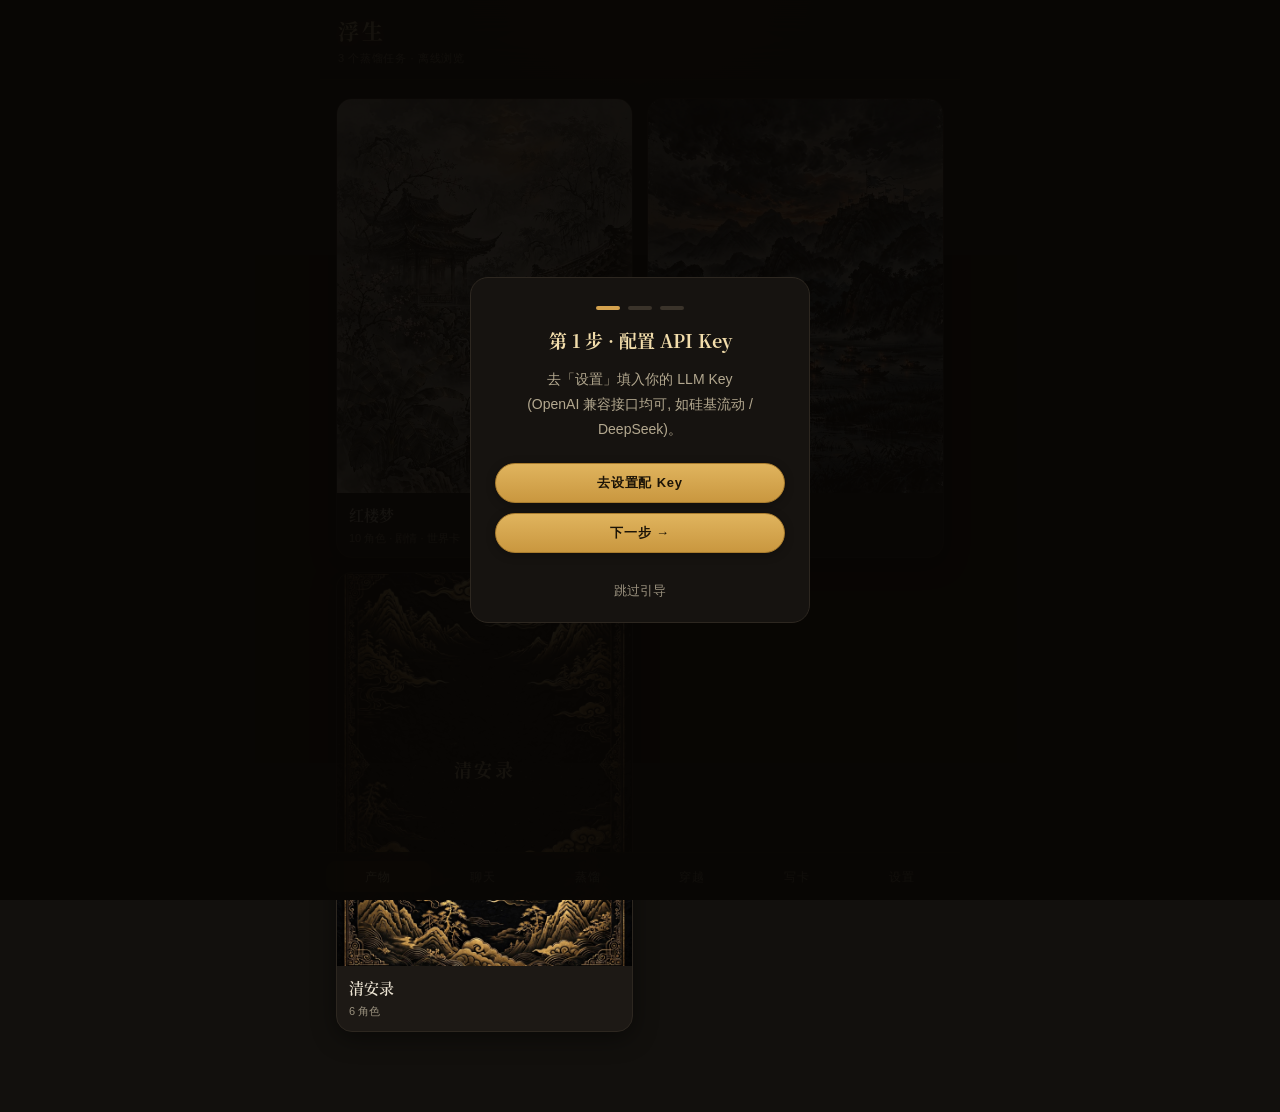
<file: www/index.html>
<!DOCTYPE html>
<html lang="zh-CN">
<head>
<meta charset="utf-8">
<meta name="viewport" content="width=device-width, initial-scale=1, viewport-fit=cover">
<title>浮生</title>
<link rel="stylesheet" href="style.css">
<link rel="stylesheet" href="rp/soul_warm.css">
<script src="rp/theme.js"></script>
<script src="rp/escutil.js"></script>
<script>
try{ RP_THEME.init(); }catch(e){}
/* P0-28：字号倍率在样式解析前就得落到根元素上（app.js 里的 applyFontScale 兜底重放）。
   只缩文字不缩布局盒子，详见 style.css 的 --fs */
try{ var _fsv = parseFloat(localStorage.getItem("nd_font_scale"));
      document.documentElement.style.setProperty("--fs", String([1,1.15,1.3].indexOf(_fsv)>=0?_fsv:1)); }catch(e){}
</script>
</head>
<body>
<div id="app">
  <header id="topbar"><span id="title">浮生</span><span id="sub"></span></header>
  <nav id="tabs" class="hidden" data-xfade>
    <button data-tab="chars" class="active">人物</button>
    <button data-tab="outline">大纲</button>
    <button data-tab="relations">关系</button>
    <button data-tab="storyline">剧情线</button>
    <button data-tab="world">世界</button>
    <button data-tab="more">更多</button>
  </nav>
  <main id="view"></main>
  <nav id="mainnav">
    <button data-nav="product" class="active">产物</button>
    <button data-nav="chat">聊天</button>
    <button data-nav="distill" class="create-tab">蒸馏</button>
    <button data-nav="traverse">穿越</button>
    <button data-nav="writer">写卡</button>
    <button data-nav="settings">设置</button>
  </nav>
</div>
<script src="data.js"></script>
<script src="data/charimg.js"></script>
<script src="data/covers.js"></script>
<script src="icons.js"></script>
<script src="data/char_plots.js"></script>
<script src="data/foreshadow_cal.js"></script>
<script src="rp/foreshadow.js"></script>
<script src="rp/vibecreate.js"></script>
<script src="rp/novel.js"></script>
<script src="rp/scope.js"></script>
<script src="rp/lorebook.js"></script>
<script src="rp/gouhua.js"></script>
<script src="rp/prompt.js"></script>
<script src="rp/preset.js"></script>
<script src="rp/presetexport.js"></script>
<script src="rp/persona.js"></script>
<script src="rp/warn.js"></script>
<script src="rp/memory.js"></script>
<script src="rp/apex.js"></script>
<script src="rp/tasks.js"></script>
<script src="rp/cardwriter.js"></script>
<script src="rp/ooc.js"></script>
<script src="rp/playstats.js"></script>
<script src="rp/portrait.js"></script>
<script src="rp/chat.js"></script>
<script src="rp/soul.js"></script>
<script src="rp/soul_runtime.js"></script>
<script src="rp/soul_detone.js"></script>
<script src="rp/soul_orch.js"></script>
<script src="rp/soul_config.js"></script>
<script src="rp/soul_gen.js"></script>
<script src="rp/soul_data.js"></script>
<script src="rp/soul_group.js"></script>
<script src="rp/soul_mem.js"></script>
<script src="rp/soul_model.js"></script>
<script src="rp/soul_debug.js"></script>
<script src="rp/soul_ux.js"></script>
<script src="rp/soul_warm.js"></script>
<script src="rp/soul_sync.js"></script>
<script src="rp/soul_h.js"></script>
<script src="rp/soul_i.js"></script>
<script src="rp/soul_j.js"></script>
<script src="rp/soul_k.js"></script>
<script src="rp/soul_l.js"></script>
<script src="rp/soul_m.js"></script>
<script src="rp/soul_n.js"></script>
<script src="rp/soul_o.js"></script>
<script src="rp/soul_p.js"></script>
<script src="rp/soul_q.js"></script>
<script src="rp/soul_r.js"></script>
<script src="rp/soul_s.js"></script>
<script src="rp/soul_t.js"></script>
<script src="rp/soul_u.js"></script>
<script src="rp/soul_v.js"></script>
<script src="rp/soul_w.js"></script>
<script src="rp/soul_x.js"></script>
<script src="rp/group.js"></script>
<script src="rp/cardexport.js"></script>
<script src="rp/cardimport.js"></script>
<script src="rp/traverse.js"></script>
<script src="rp/achieve.js"></script>
<script src="rp/pinlock.js"></script>
<script src="rp/typewriter.js"></script>
<script src="rp/filestore.js"></script>
<script src="rp/aifill.js"></script>
<script src="rp/store.js"></script>
<script src="rp/appearance.js"></script>
<script src="rp/traverse2.js"></script>
<script src="rp/distill_llm.js"></script>
<script src="rp/distill_chunk.js"></script>
<script src="rp/distill_core.js"></script>
<script src="rp/distill_alias.js"></script>
<script src="rp/distill_speaker.js"></script>
<script src="rp/distill_relations.js"></script>
<script src="rp/distill_plot.js"></script>
<script src="rp/distill_discover.js"></script>
<script src="rp/distill_package.js"></script>
<script src="rp/distill_provenance.js"></script>
<script src="rp/distill_quality.js"></script>
<script src="rp/distill_change.js"></script>
<script src="rp/distill_library.js"></script>
<script src="rp/distill_worldbook.js"></script>
<script src="rp/distill_timeleak.js"></script>
<script src="rp/distill_openings.js"></script>
<script src="rp/distill_auditor.js"></script>
<script src="rp/distill_playground.js"></script>
<script src="rp/distill_probes.js"></script>
<script src="rp/distill_backup.js"></script>
<script src="rp/distill_macro.js"></script>
<script src="rp/distill_memory.js"></script>
<script src="rp/chat_candidates.js"></script>
<script src="rp/chat_pin_story.js"></script>
<script src="rp/style_presets.js"></script>
<script src="rp/distill_style.js"></script>
<script src="rp/agent_lorekeeper.js"></script>
<script src="rp/agent_pushstory.js"></script>
<script src="rp/agent_relations.js"></script>
<script src="rp/agent_cardevo.js"></script>
<script src="rp/agent_continuity.js"></script>
<script src="rp/assistant.js"></script>
<script src="rp/distill_ui.js"></script>
<script src="rp/worldsim.js"></script>
<script src="rp/director.js"></script>
<script src="rp/plotrun.js"></script>
<script src="rp/arc.js"></script>
<script src="rp/temporal.js"></script>
<script src="rp/ppa.js"></script>
<script src="rp/modeltags.js"></script>
<script src="rp/heartbeat.js"></script>
<script src="rp/theme.js"></script>
<script src="rp/checkin.js"></script>
<script src="rp/album.js"></script>
<script src="app.js"></script>
<button id="asst_fab" type="button" title="浮生小助手" aria-label="浮生小助手"></button>
<script>document.getElementById("asst_fab").innerHTML = icon("lightbulb",22);</script>
<script>
/* 小助手悬浮球：可拖动，点按打开；位置记忆 */
(function(){
  var fab = document.getElementById("asst_fab");
  if(!fab) return;
  /* 恢复上次位置（避开顶栏区） */
  try{
    var pos = JSON.parse(localStorage.getItem("nd_asst_fab_pos") || "null");
    if(pos && typeof pos.x === "number" && typeof pos.y === "number"){
      var cy = Math.max(220, Math.min(window.innerHeight - 48, pos.y));
      fab.style.left = pos.x + "px"; fab.style.top = cy + "px";
      fab.style.right = "auto"; fab.style.bottom = "auto";
    }
  }catch(e){}
  var sx, sy, ox, oy, moved, pid;
  function clamp(v, lo, hi){ return Math.max(lo, Math.min(hi, v)); }
  function onStart(e){
    var t = e.touches ? e.touches[0] : e;
    pid = e.pointerId;
    sx = t.clientX; sy = t.clientY;
    var r = fab.getBoundingClientRect();
    ox = r.left; oy = r.top;
    moved = false;
    fab.classList.add("dragging");
    fab.style.left = ox + "px"; fab.style.top = oy + "px";
    fab.style.right = "auto"; fab.style.bottom = "auto";
    if(fab.setPointerCapture && pid !== undefined){ try{ fab.setPointerCapture(pid); }catch(_){} }
    e.preventDefault();
  }
  function onMove(e){
    if(sx === undefined) return;
    var t = e.touches ? e.touches[0] : e;
    var dx = t.clientX - sx, dy = t.clientY - sy;
    if(Math.abs(dx) + Math.abs(dy) > 8) moved = true;
    if(!moved) return;
    var nx = clamp(ox + dx, 0, window.innerWidth - 48);
    /* 避开顶栏区（chathead+ctxbar+wsbar 约 220px），不遮挡内容 */
    var ny = clamp(oy + dy, 220, window.innerHeight - 48);
    fab.style.left = nx + "px"; fab.style.top = ny + "px";
    e.preventDefault();
  }
  function onEnd(e){
    if(sx === undefined) return;
    fab.classList.remove("dragging");
    if(!moved){
      /* 点按：打开小助手 */
      if(typeof openAssistant === "function") openAssistant();
    }else{
      /* 拖拽结束：记忆位置 */
      try{
        var r = fab.getBoundingClientRect();
        localStorage.setItem("nd_asst_fab_pos", JSON.stringify({x: Math.round(r.left), y: Math.round(r.top)}));
      }catch(_){}
    }
    sx = undefined;
  }
  fab.addEventListener("pointerdown", onStart);
  fab.addEventListener("pointermove", onMove);
  fab.addEventListener("pointerup", onEnd);
  fab.addEventListener("pointercancel", onEnd);

  /* P0-2/P1-32 内容避让：
     1) 球被拖过（或上次就存过位置）就标 .pinned，此后一律交给 inline left/top，
        CSS 里的按页摆位规则不再插手 —— 用户的摆放说了算；
     2) 没 pin 时滚动就淡出让位，停手 700ms 再回来。悬浮球天生要盖在内容上，
        滚动时收起是唯一既不挡内容又不牺牲可点的办法。 */
  try{
    var saved = JSON.parse(localStorage.getItem("nd_asst_fab_pos") || "null");
    if(saved && typeof saved.x === "number" && typeof saved.y === "number") fab.classList.add("pinned");
  }catch(e){}
  var awayTimer = null;
  window.addEventListener("scroll", function(){
    if(fab.classList.contains("pinned")) return;
    fab.classList.add("away");
    clearTimeout(awayTimer);
    awayTimer = setTimeout(function(){ fab.classList.remove("away"); }, 700);
  }, {passive:true});
})();
</script>
</body>
</html>
</file>
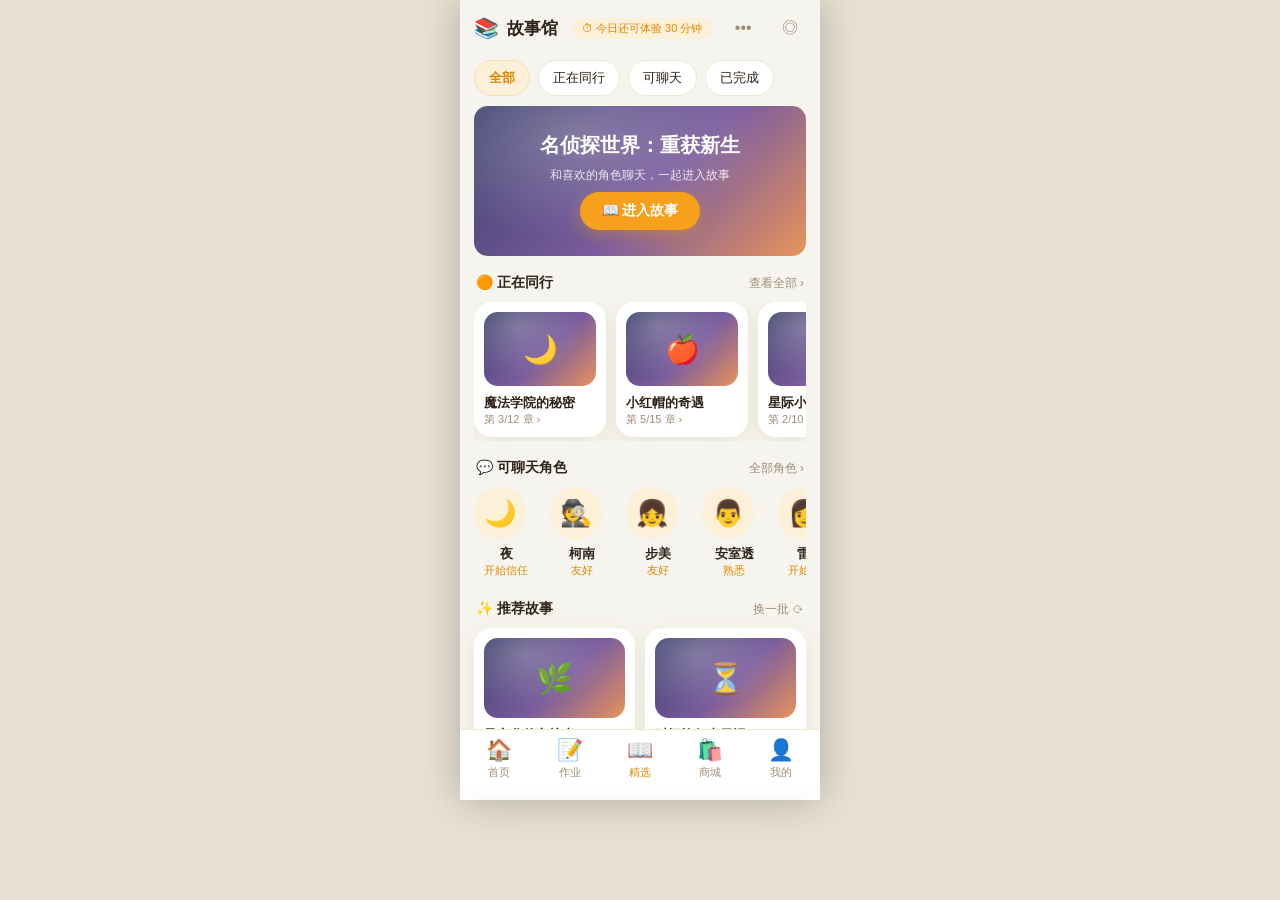
<file: www/proto/storyhall.html>
<!DOCTYPE html>
<html lang="zh-CN"><head><meta charset="utf-8">
<meta name="viewport" content="width=device-width,initial-scale=1,viewport-fit=cover">
<title>故事馆 · UI 原型</title>
<style>
/* ============ 故事馆 UI 原型 · 设计系统 ============ */
*{margin:0;padding:0;box-sizing:border-box;-webkit-tap-highlight-color:transparent}
:root{
  --bg:#F6F4EE; --card:#FFFFFF; --ink:#2E2318; --muted:#A08D76; --line:#EFE7D6;
  --orange:#F6A01B; --orange-d:#DE8800; --orange-soft:#FDF0D8; --orange-line:#F5DFAE;
  --purple:#8B5CF6; --purple-soft:#F0E9FF; --green:#3BA55D; --red:#E05252;
  --r:18px; --shadow:0 6px 20px rgba(150,110,60,.10);
}
html,body{height:100%}
body{background:#E8E2D4;font-family:-apple-system,"PingFang SC","HarmonyOS Sans SC","Microsoft YaHei",sans-serif;color:var(--ink);display:flex;justify-content:center}
.phone{width:360px;height:800px;max-height:100vh;background:var(--bg);position:relative;overflow:hidden;display:flex;flex-direction:column;box-shadow:0 0 40px rgba(0,0,0,.25)}
.screen{position:absolute;inset:0;display:none;flex-direction:column;background:var(--bg)}
.screen.on{display:flex}
.scr-head{flex:none;display:flex;align-items:center;gap:8px;padding:12px 14px;background:var(--bg);z-index:5}
.scr-head .tt{font-size:17px;font-weight:800}
.scr-head .sub{font-size:11px;color:var(--muted)}
.backbtn{width:32px;height:32px;border:none;background:none;font-size:22px;color:var(--ink)}
.iconbtn{margin-left:auto;width:32px;height:32px;border:none;background:none;font-size:16px;color:var(--muted)}
.scr-body{flex:1;overflow-y:auto;padding:0 14px 14px}
.scr-body::-webkit-scrollbar{display:none}
.card{background:var(--card);border-radius:var(--r);box-shadow:var(--shadow);padding:14px}
.sec-t{font-size:14px;font-weight:800;margin:18px 2px 10px;display:flex;align-items:center;gap:6px}
.sec-t .more{margin-left:auto;font-size:12px;color:var(--muted);font-weight:400}
.chip{flex:none;font-size:13px;background:var(--card);border:1px solid var(--line);border-radius:999px;padding:8px 14px;color:var(--ink)}
.chip.on{background:var(--orange-soft);border-color:var(--orange-line);color:var(--orange-d);font-weight:700}
.tag{font-size:11px;border-radius:999px;padding:3px 10px;background:var(--purple-soft);color:var(--purple)}
.tag.orange{background:var(--orange-soft);color:var(--orange-d)}
.tag.gray{background:#F1EDE3;color:var(--muted)}
.btn{border:none;border-radius:999px;font-size:15px;font-weight:700;min-height:48px;padding:0 22px}
.btn.primary{background:var(--orange);color:#fff;box-shadow:0 6px 16px rgba(246,160,27,.35)}
.btn.ghost{background:var(--card);color:var(--orange-d);border:1px solid var(--line)}
.btn.purple{background:var(--purple);color:#fff}
.btn.block{width:100%}
.avatar{width:52px;height:52px;border-radius:50%;flex:none;display:flex;align-items:center;justify-content:center;font-size:26px;background:var(--orange-soft);overflow:hidden}
.meter{height:6px;border-radius:999px;background:#F0E6D2;overflow:hidden;flex:1}
.meter>i{display:block;height:100%;border-radius:999px;background:linear-gradient(90deg,var(--orange),#FFC65C)}
/* 图片占位 */
.ph{border-radius:14px;background:linear-gradient(135deg,#3B3F6B,#7A5C9E 55%,#E8935A);color:#fff;display:flex;align-items:center;justify-content:center;font-size:40px;position:relative;overflow:hidden}
.ph::after{content:"";position:absolute;inset:0;background:radial-gradient(ellipse at 30% 20%,rgba(255,255,255,.25),transparent 60%)}
/* 底部导航 */
.tabbar{flex:none;display:flex;background:var(--card);border-top:1px solid var(--line);padding:8px 4px calc(10px + env(safe-area-inset-bottom))}
.tabbar button{flex:1;border:none;background:none;font-size:11px;color:var(--muted);display:flex;flex-direction:column;align-items:center;gap:3px;min-height:52px}
.tabbar button i{font-style:normal;font-size:21px}
.tabbar button.on{color:var(--orange-d)}
/* 顶部 tabs */
.tabs{flex:none;display:flex;gap:8px;padding:4px 14px 10px;overflow-x:auto;background:var(--bg)}
.tabs::-webkit-scrollbar{display:none}
/* modal */
.scrim{position:absolute;inset:0;background:rgba(50,35,18,.5);z-index:40;opacity:0;pointer-events:none;transition:opacity .25s}
.scrim.on{opacity:1;pointer-events:auto}
.sheet{position:absolute;left:0;right:0;bottom:0;z-index:41;background:#FBF8F1;border-radius:22px 22px 0 0;max-height:88%;display:flex;flex-direction:column;transform:translateY(105%);transition:transform .32s ease;box-shadow:0 -8px 32px rgba(120,80,30,.2)}
.sheet.on{transform:translateY(0)}
.sheet-h{display:flex;align-items:center;gap:8px;padding:16px 18px 4px;font-size:16px;font-weight:800}
.sheet-h .x{margin-left:auto;border:none;background:none;font-size:20px;color:var(--muted);width:40px;height:40px}
.sheet-b{overflow-y:auto;padding:8px 18px 10px}
.sheet-b::-webkit-scrollbar{display:none}
.sheet-f{display:flex;gap:12px;padding:12px 18px calc(16px + env(safe-area-inset-bottom))}
/* 输入条 */
.inputbar{flex:none;display:flex;align-items:center;gap:8px;padding:10px 14px calc(12px + env(safe-area-inset-bottom));background:var(--bg)}
.inputbar .field{flex:1;display:flex;align-items:center;gap:8px;background:var(--card);border:1px solid var(--line);border-radius:999px;padding:10px 14px;color:var(--muted);font-size:14px}
.inputbar .send{width:44px;height:44px;border-radius:50%;border:none;background:var(--purple);color:#fff;font-size:18px;flex:none}
.disclaimer{flex:none;text-align:center;font-size:10px;color:#C4B59C;padding:6px;background:var(--bg)}
</style>
</head>
<body>
<div class="phone" id="phone">

<!-- ================= 故事馆首页 ================= -->
<section class="screen on" id="s-home">
  <div class="scr-head">
    <span style="font-size:20px">📚</span><span class="tt">故事馆</span>
    <span class="tag orange" style="margin-left:6px">⏱ 今日还可体验 30 分钟</span>
    <button class="iconbtn">•••</button><button class="iconbtn">◎</button>
  </div>
  <div class="tabs">
    <button class="chip on">全部</button><button class="chip">正在同行</button>
    <button class="chip">可聊天</button><button class="chip">已完成</button>
  </div>
  <div class="scr-body">
    <div class="ph" style="height:150px;flex-direction:column;gap:8px" onclick="go('s-story')">
      <div style="font-size:20px;font-weight:800;z-index:1">名侦探世界：重获新生</div>
      <div style="font-size:12px;opacity:.85;z-index:1">和喜欢的角色聊天，一起进入故事</div>
      <button class="btn primary" style="min-height:38px;font-size:14px;z-index:1">📖 进入故事</button>
    </div>
    <div class="sec-t">🟠 正在同行 <span class="more">查看全部 ›</span></div>
    <div style="display:flex;gap:10px;overflow-x:auto;padding-bottom:4px" id="home-going"></div>
    <div class="sec-t">💬 可聊天角色 <span class="more">全部角色 ›</span></div>
    <div style="display:flex;gap:12px;overflow-x:auto;padding-bottom:4px" id="home-chars"></div>
    <div class="sec-t">✨ 推荐故事 <span class="more">换一批 ⟳</span></div>
    <div style="display:grid;grid-template-columns:1fr 1fr;gap:10px" id="home-rec"></div>
    <div style="height:10px"></div>
  </div>
  <nav class="tabbar">
    <button><i>🏠</i>首页</button><button><i>📝</i>作业</button>
    <button class="on"><i>📖</i>精选</button><button><i>🛍️</i>商城</button><button><i>👤</i>我的</button>
  </nav>
</section>

<!-- ================= 故事详情 ================= -->
<section class="screen" id="s-story">
  <div class="scr-head">
    <button class="backbtn" onclick="go('s-home')">‹</button>
    <span class="sub">返回</span><span class="tt" style="margin:0 auto">故事详情</span>
    <button class="iconbtn">•••</button><button class="iconbtn">◎</button>
  </div>
  <div class="scr-body">
    <div class="ph" style="height:170px"></div>
    <div style="padding:14px 4px 0">
      <div style="font-size:20px;font-weight:800">名侦探世界：重获新生</div>
      <div style="font-size:12px;color:var(--muted);margin-top:4px">冒险 · 推理</div>
      <div style="font-size:13px;margin-top:6px">和喜欢的角色聊天，一起进入故事，<br>你的每个选择都影响故事走向。</div>
      <div style="text-align:right;margin-top:6px"><span class="tag orange">⭐ 收藏</span></div>
    </div>
    <div class="card" style="margin-top:10px;display:flex;align-items:center;gap:8px;font-size:13px;color:var(--muted)">
      ⏱ 今日还可体验 30 分钟
    </div>
    <div class="sec-t">📊 当前进度</div>
    <div class="card">
      <div style="display:flex;align-items:baseline;gap:8px">
        <b style="font-size:17px">第 3/12 章</b>
        <span style="font-size:12px;color:var(--orange-d);font-weight:700;margin-left:auto">25% ›</span>
      </div>
      <div style="font-size:12px;color:var(--muted);margin:4px 0 8px">第三章 · 街头相遇</div>
      <div class="meter"><i style="width:25%"></i></div>
    </div>
    <div style="display:flex;gap:10px;margin-top:12px">
      <button class="btn primary" style="flex:1" onclick="go('s-chapter')">▶ 继续同行<br><small style="font-weight:400;font-size:11px">从上次位置继续体验</small></button>
      <button class="btn purple" style="flex:1" onclick="go('s-chat')">💬 找角色聊聊<br><small style="font-weight:400;font-size:11px">和角色单独互动</small></button>
    </div>
    <div class="sec-t">📰 最近剧情 <span class="more" onclick="openSheet('sh-rewind')">🔄 回顾剧情</span></div>
    <div class="card" style="font-size:13px;line-height:1.7;color:var(--ink)">
      你和小伙伴们在繁华的都市中遭遇一起离奇事件，线索指向一位神秘人物。在追踪过程中，你们发现案件背后似乎隐藏着更大的阴谋……<br>新的谜团正在展开，而你们离真相又近了一步。
    </div>
    <div class="sec-t">👥 已解锁角色 <span class="more">全部角色 ›</span></div>
    <div style="display:flex;gap:12px" id="story-chars"></div>
    <div class="sec-t">📑 章节目录 <span class="more">全部章节 ›</span></div>
    <div class="card" style="padding:6px 14px" id="story-chapters"></div>
    <div style="height:10px"></div>
  </div>
  <nav class="tabbar">
    <button><i>🏠</i>首页</button><button><i>📝</i>作业</button>
    <button class="on"><i>📖</i>精选</button><button><i>🛍️</i>商城</button><button><i>👤</i>我的</button>
  </nav>
</section>

<!-- ================= 聊天页 ================= -->
<section class="screen" id="s-chat">
  <div class="scr-head" style="padding-bottom:4px">
    <button class="backbtn" onclick="go('s-story')">‹</button>
    <div><div class="tt">夜</div><div class="sub">来自《重获新生》</div></div>
    <button class="iconbtn">•••</button><button class="iconbtn">◎</button>
  </div>
  <div class="scr-body" style="padding-top:6px">
    <div class="card" style="display:flex;gap:12px;align-items:flex-start">
      <div class="avatar" style="width:56px;height:56px;font-size:30px">🌙</div>
      <div style="flex:1;min-width:0">
        <div style="display:flex;align-items:center;gap:8px">
          <b style="font-size:19px">夜</b><span class="tag">故事角色</span>
          <button class="chip on" style="margin-left:auto;font-size:12px" onclick="openSheet('sh-profile')">🗂 角色档案</button>
        </div>
        <div style="display:flex;align-items:center;gap:8px;margin-top:8px;font-size:12px;color:var(--orange-d)">
          ♡ 开始信任 <div class="meter"><i style="width:18%"></i></div>
        </div>
        <div style="font-size:12px;color:var(--muted);margin-top:6px">今天看起来安静一些。</div>
      </div>
    </div>
    <div style="text-align:center;font-size:11px;color:var(--muted);margin:14px 0 6px">今天 10:01</div>
    <div id="chat-msgs"></div>
    <div style="display:flex;gap:8px;overflow-x:auto;margin:10px 0 4px;padding-bottom:2px" id="chat-chips"></div>
  </div>
  <div class="inputbar">
    <button class="iconbtn" style="margin:0">🎙</button>
    <div class="field" onclick="toast('输入中…')">发消息给 夜…</div>
    <button class="iconbtn" style="margin:0">😊</button>
    <button class="send">➤</button>
  </div>
  <div class="disclaimer">聊天内容由 AI 生成，请注意甄别信息</div>
</section>

<!-- ================= 章节页 ================= -->
<section class="screen" id="s-chapter">
  <div class="scr-head">
    <button class="backbtn" onclick="go('s-story')">‹</button>
    <span class="tt" style="margin:0 auto">第三章 · 街头相遇</span>
    <button class="iconbtn">•••</button><button class="iconbtn">◎</button>
  </div>
  <div class="scr-body">
    <div class="ph" style="height:150px">
      <span style="position:absolute;left:12px;bottom:10px;font-size:12px;z-index:1;background:rgba(0,0,0,.4);padding:4px 10px;border-radius:999px">📍 医院附近 · 傍晚</span>
    </div>
    <div style="display:flex;gap:8px;margin:10px 0;flex-wrap:wrap">
      <span class="tag" style="background:#F0E9FF">✦ 夜开始信任你</span>
      <span class="tag orange">📋 已发现病房编号</span>
      <span class="tag gray">🔍 线索 +1</span>
    </div>
    <div class="card">
      <div style="font-weight:800;margin-bottom:8px">✨ 故事馆</div>
      <div style="font-size:14px;line-height:1.8">
        夕阳的光洒在医院的围墙上，晚风带着消毒水的味道。前方，一个黑衣少年正背对着你望向急诊楼……
      </div>
    </div>
    <div id="chapter-dialog"></div>
    <div class="sec-t">✨ 推荐行动 <span class="more" style="font-weight:400">选择你的下一步</span></div>
    <div style="display:flex;gap:10px" id="chapter-actions"></div>
    <div style="height:8px"></div>
  </div>
  <div class="inputbar">
    <div class="field" onclick="toast('输入中…')">输入你的话…</div>
    <button class="send" style="background:var(--orange)">🎙</button>
    <button class="send" style="background:#E8E2D4;color:var(--muted)">➤</button>
  </div>
  <div class="disclaimer">故事内容由 AI 生成，请注意分辨</div>
</section>

<!-- ================= 角色档案 ================= -->
<div class="scrim" id="scrim" onclick="closeSheet()"></div>
<div class="sheet" id="sh-profile">
  <div class="sheet-h">🗂 角色档案 <button class="x" onclick="closeSheet()">✕</button></div>
  <div class="sheet-b">
    <div style="display:flex;gap:14px;align-items:center;padding:6px 0">
      <div class="avatar" style="width:72px;height:72px;font-size:38px">🌙</div>
      <div>
        <div style="font-size:22px;font-weight:800">夜 <span class="tag">故事角色</span></div>
        <div class="sub" style="font-size:12px;color:var(--muted);margin-top:2px">来自《重获新生》</div>
        <div style="display:flex;gap:6px;margin-top:8px;flex-wrap:wrap">
          <span class="tag orange">♡ 开始信任</span><span class="tag gray">✒ 安静</span><span class="tag gray">👁 观察力强</span>
        </div>
      </div>
    </div>
    <div class="sec-t">📋 基础信息</div>
    <div class="card" style="box-shadow:none;border:1px solid var(--line)">
      <div style="display:grid;grid-template-columns:1fr 1fr;gap:8px;font-size:13px">
        <div><span style="color:var(--muted)">姓名：</span>夜</div>
        <div><span style="color:var(--muted)">年龄：</span>14岁左右</div>
        <div><span style="color:var(--muted)">身份：</span>故事角色</div>
        <div><span style="color:var(--muted)">首次登场：</span>第三章 · 街头相遇</div>
      </div>
    </div>
    <div class="sec-t">🧬 性格特点</div>
    <div style="display:flex;gap:8px;flex-wrap:wrap">
      <span class="chip">冷静</span><span class="chip">警惕</span><span class="chip">不太爱表达</span><span class="chip">内心善良</span>
    </div>
    <div class="sec-t">💬 说话风格</div>
    <div style="font-size:13px;line-height:1.7">说话简短，语气平静，通常只在必要时回应。不主动表达情绪，但会在关键时刻给出重要线索。</div>
    <div class="sec-t">♡ 和我的关系</div>
    <div style="display:flex;align-items:center;gap:10px;font-size:13px">
      <span style="color:var(--orange-d)">目前：开始信任</span><div class="meter"><i style="width:18%"></i></div>
    </div>
    <div class="sec-t">🔍 已知线索</div>
    <ul style="list-style:none;font-size:13px;display:flex;flex-direction:column;gap:8px">
      <li>• 与医院事件有关</li><li>• 似乎在回避某段过去</li><li>• 对某个编号很在意</li>
    </ul>
  </div>
  <div class="sheet-f">
    <button class="btn ghost" style="flex:1" onclick="closeSheet()">关闭</button>
    <button class="btn primary" style="flex:1" onclick="closeSheet();go('s-chat')">开始聊天</button>
  </div>
</div>

<!-- ================= 剧情回溯 ================= -->
<div class="sheet" id="sh-rewind">
  <div class="sheet-h">🕐 剧情回溯 <button class="x" onclick="closeSheet()">✕</button></div>
  <div class="sheet-b">
    <div class="sub" style="font-size:12px;color:var(--muted);margin-bottom:10px">回到之前的剧情节点，重温你的故事旅程</div>
    <div class="tabs" style="padding:0 0 10px">
      <button class="chip">第一章</button><button class="chip on">第二章</button><button class="chip">第三章</button>
    </div>
    <div id="rewind-list"></div>
  </div>
  <div class="sheet-f">
    <button class="btn ghost" style="flex:1" onclick="toast('查看当时对话')">💬 查看当时对话</button>
    <button class="btn primary" style="flex:1" onclick="closeSheet();go('s-chapter')">▶ 从这里重新同行</button>
  </div>
</div>

<!-- ================= 新建作品 1 选来源 ================= -->
<section class="screen" id="s-create1">
  <div class="scr-head">
    <button class="backbtn" onclick="go('s-home')">‹</button>
    <span class="sub">返回</span><span class="tt" style="margin:0 auto">新建作品</span>
    <button class="iconbtn">•••</button><button class="iconbtn">◎</button>
  </div>
  <div class="scr-body">
    <div style="display:flex;align-items:center;margin:8px 2px 16px" id="steps1"></div>
    <div class="sec-t" style="margin-top:0">● 作品背景</div>
    <div class="card" style="border:2px solid var(--orange);margin-bottom:12px;display:flex;gap:12px;align-items:center" onclick="go('s-create2')">
      <div style="font-size:28px">✨</div>
      <div style="flex:1"><b>不用背景，我自己想</b><div class="sub" style="font-size:12px;color:var(--muted)">从零开始的原创故事</div></div>
      <div style="color:var(--orange);font-size:20px">✓</div>
    </div>
    <div class="card" style="margin-bottom:12px;display:flex;gap:12px;align-items:center">
      <div class="ph" style="width:56px;height:56px;border-radius:12px;font-size:24px">🕵️</div>
      <div><b>名侦探柯南：漆黑的追踪者</b><div class="sub" style="font-size:12px;color:var(--muted)">揭开神秘游戏的真相，守护最珍贵的伙伴</div></div>
    </div>
    <div class="card" style="display:flex;gap:12px;align-items:center">
      <div class="ph" style="width:56px;height:56px;border-radius:12px;font-size:24px;background:linear-gradient(135deg,#5B3A8E,#2E6B4F)">⚡</div>
      <div><b>哈利·波特与魔法石</b><div class="sub" style="font-size:12px;color:var(--muted)">关于勇气、友谊与魔法的传奇冒险</div></div>
    </div>
  </div>
  <div style="flex:none;padding:12px 14px calc(14px + env(safe-area-inset-bottom))">
    <button class="btn primary block" onclick="go('s-create2')">下一步</button>
  </div>
</section>

<!-- ================= 新建作品 2 选人物 ================= -->
<section class="screen" id="s-create2">
  <div class="scr-head">
    <button class="backbtn" onclick="go('s-create1')">‹</button>
    <span class="sub">返回</span><span class="tt" style="margin:0 auto">新建作品</span>
    <button class="iconbtn">•••</button><button class="iconbtn">◎</button>
  </div>
  <div class="scr-body">
    <div style="display:flex;align-items:center;margin:8px 2px 16px" id="steps2"></div>
    <div class="sec-t" style="margin-top:0">● 主要人物 <span class="more">已选 30 / 30 位</span></div>
    <div class="sub" style="font-size:12px;color:var(--muted);margin:-4px 2px 12px">点一下可以去掉不想的人物，剩下的就是这部作品的主角们</div>
    <div style="display:grid;grid-template-columns:repeat(4,1fr);gap:14px" id="cast-grid"></div>
  </div>
  <div style="flex:none;display:flex;gap:10px;padding:12px 14px calc(14px + env(safe-area-inset-bottom))">
    <button class="btn ghost" style="flex:1" onclick="go('s-create1')">上一步</button>
    <button class="btn primary" style="flex:1" onclick="go('s-create4')">下一步</button>
  </div>
</section>

<!-- ================= 新建作品 4 定要素 ================= -->
<section class="screen" id="s-create4">
  <div class="scr-head">
    <button class="backbtn" onclick="go('s-create2')">‹</button>
    <span class="sub">返回</span><span class="tt" style="margin:0 auto">新建作品</span>
    <button class="iconbtn">•••</button><button class="iconbtn">◎</button>
  </div>
  <div class="scr-body">
    <div style="display:flex;align-items:center;margin:8px 2px 16px" id="steps4"></div>
    <div class="sec-t" style="margin-top:0">● 作品要素 <span class="more" style="color:var(--orange-d)">重新生成</span></div>
    <div class="sub" style="font-size:12px;color:var(--muted);margin:-4px 2px 12px">执笔人按梗概安排好了，每一项都可以改</div>
    <div class="card" style="margin-bottom:12px">
      <div style="font-size:13px;color:var(--muted);margin-bottom:8px">这个故事讲的是</div>
      <div style="font-size:14px;line-height:1.8">毛利兰带着柯南和园子来到即将拆除的旧天文台，想找到老天文学家留下的"星光日记"，证明老建筑的温暖价值以阻止拆迁。最大阻碍是暗中潜伏的神秘捣蛋鬼不断破坏线索并设下机关，小兰和柯南必须在流星雨降临前解开星图密码，守护大家珍贵的回忆。</div>
    </div>
    <div class="sec-t">题材</div>
    <div style="display:flex;gap:8px;flex-wrap:wrap" id="chips-genre"></div>
    <div class="sec-t">基调</div>
    <div style="display:flex;gap:8px;flex-wrap:wrap" id="chips-mood"></div>
    <div class="sec-t">出场的人</div>
    <div style="display:flex;gap:8px;flex-wrap:wrap" id="chips-cast"></div>
    <div class="sec-t">故事发生在</div>
    <div class="card" style="font-size:14px">现代 · 米花旧天文台 · 毛利侦探事务所 · 阿笠博士家 · 星光穹顶放映厅</div>
    <div class="sec-t">结局会是</div>
    <div style="display:flex;gap:8px;flex-wrap:wrap" id="chips-end"></div>
    <div style="height:10px"></div>
  </div>
  <div style="flex:none;display:flex;gap:10px;padding:12px 14px calc(14px + env(safe-area-inset-bottom))">
    <button class="btn ghost" style="flex:1" onclick="go('s-create2')">上一步</button>
    <button class="btn primary" style="flex:1" onclick="go('s-cmode')">下一步</button>
  </div>
</section>

<!-- ================= 创作模式 ================= -->
<section class="screen" id="s-cmode">
  <div class="scr-head">
    <button class="backbtn" onclick="go('s-create4')">‹</button>
    <span class="sub">返回</span><span class="tt" style="margin:0 auto">创作模式</span>
    <span class="tag orange">剩余 300 分钟</span>
    <button class="iconbtn">•••</button><button class="iconbtn">◎</button>
  </div>
  <div class="scr-body">
    <div class="ph" style="height:130px"></div>
    <div style="display:flex;justify-content:flex-end;margin:8px 0">
      <button class="chip on" id="director-toggle" onclick="toggleDirector()">🎬 导演台 ▲</button>
    </div>
    <div id="director" style="display:none">
      <div class="sub" style="font-size:12px;color:var(--muted);margin:4px 2px 10px">点一个，指令会填进入框，改一改再发给执笔人</div>
      <div class="sec-t" style="margin-top:6px">人物</div>
      <div style="display:flex;gap:8px;flex-wrap:wrap">
        <span class="chip on">毛利小五郎</span><span class="chip on">毛利兰</span><span class="chip on">江户川柯南</span><span class="chip">吉田步美</span><span class="chip">圆谷⋯</span>
      </div>
      <div class="sec-t">场景</div>
      <div style="display:flex;gap:8px;flex-wrap:wrap">
        <span class="chip">换个地方</span><span class="chip">时间往后跳</span><span class="chip">换个氛围</span>
      </div>
      <div class="sec-t">节奏</div>
      <div style="display:flex;gap:8px;flex-wrap:wrap">
        <span class="chip">加快</span><span class="chip">放慢</span><span class="chip">来个转折</span><span class="chip">轻松一点</span><span class="chip">紧张一点</span>
      </div>
      <div class="sec-t">结构</div>
      <div style="display:flex;gap:8px;flex-wrap:wrap">
        <span class="chip">收个尾</span><span class="chip">写结局</span><span class="chip">扩写上一段</span><span class="chip">精简上一段</span>
      </div>
      <div class="sec-t">篇幅</div>
      <div style="display:flex;gap:8px;flex-wrap:wrap;align-items:center">
        <span class="chip on">短</span><span class="chip">中</span><span class="chip">长</span>
        <span class="sub" style="font-size:12px;color:var(--muted)">每段短一些，故事推进慢一点</span>
      </div>
      <div class="sec-t">分支与出版</div>
      <div style="display:flex;gap:8px;flex-wrap:wrap">
        <span class="chip">🔀 主线</span><span class="chip">📕 出版</span><span class="chip">⚙️ 作品设定</span>
      </div>
    </div>
    <div style="padding:6px 2px">
      <div style="font-size:19px;font-weight:800">柯南同人篇：黑夜中的微光</div>
      <div class="sub" style="font-size:12px;color:var(--muted);margin-top:4px">第 11 段 · 2.0万 字 · 主线 <span style="float:right">篇幅 · 短</span></div>
    </div>
    <div style="font-size:15px;line-height:2;padding:6px 2px">
      <p style="margin-bottom:12px">浓密的树林。</p>
      <p style="margin-bottom:12px">在冰冷的夜风中，那片树林的阴影里，一辆通体漆黑的保时捷古董车正静静地停在断崖边。车窗缓缓摇上，一条缝隙，两道冰冷如霜的目光在夜色中短暂停留了片刻，随即伴随着低沉的引擎轰鸣，悄无声息地滑入了无边的黑暗深处。</p>
      <p style="margin-bottom:12px">柯南推了推眼镜，镜片后的一双眼睛深邃而明亮。</p>
      <p>他知道，这场由复仇与执念引发的闹剧虽然落下了帷幕，但潜伏在城市阴影中的那片巨大黑暗，才刚刚向他们露出了冰山一角。</p>
    </div>
    <div style="display:flex;gap:8px;margin:10px 0">
      <button class="chip" style="flex:1">🔀 从这里分支</button>
      <button class="chip" style="flex:1">🔄 重写这段</button>
      <button class="chip" style="flex:1">📝 从这里起新章</button>
    </div>
    <div class="sec-t">✨ 推荐走向 <span class="more" style="font-weight:400">选一个，或者自己说</span></div>
    <div style="display:flex;gap:10px">
      <div class="card" style="flex:1;text-align:center;padding:12px 6px" onclick="toast('继续写下去')">
        <div style="font-size:24px">💬</div><b style="font-size:13px">继续写下去</b><div class="sub" style="font-size:11px;color:var(--muted)">看看接下来会发生什么</div>
      </div>
      <div class="card" style="flex:1;text-align:center;padding:12px 6px" onclick="toast('来一场转折')">
        <div style="font-size:24px">❓</div><b style="font-size:13px">来一场转折</b><div class="sub" style="font-size:11px;color:var(--muted)">让剧情出点意外</div>
      </div>
      <div class="card" style="flex:1;text-align:center;padding:12px 6px" onclick="toast('细写这一幕')">
        <div style="font-size:24px">🎯</div><b style="font-size:13px">细写这一幕</b><div class="sub" style="font-size:11px;color:var(--muted)">放慢节奏描写细节</div>
      </div>
    </div>
    <div style="height:8px"></div>
  </div>
  <div class="inputbar">
    <button class="iconbtn" style="margin:0">🎙</button>
    <div class="field" onclick="toast('输入中…')">告诉执笔人接下来写什么…</div>
    <button class="iconbtn" style="margin:0">😊</button>
    <button class="send">➤</button>
  </div>
  <div class="disclaimer">故事内容由 AI 生成，请注意分辨</div>
</section>

<!-- ================= 阅读模式 ================= -->
<section class="screen" id="s-read">
  <div class="scr-head">
    <button class="backbtn" onclick="go('s-home')">‹</button>
    <span class="sub">返回</span><span class="tt" style="margin:0 auto">阅读模式</span>
    <button class="chip" style="font-size:12px">目录</button>
    <button class="chip" style="font-size:12px">设置</button>
    <button class="iconbtn">︾</button>
  </div>
  <div class="scr-body">
    <div class="ph" style="height:140px"></div>
    <div style="text-align:center;padding:14px 0 4px">
      <div style="font-size:12px;color:var(--muted)">第一章 · 动物园里的面具谜影</div>
      <div style="font-size:21px;font-weight:800;margin-top:6px">动物园里的面具谜影</div>
    </div>
    <div style="font-size:15px;line-height:2;padding:8px 2px">
      <p style="margin-bottom:12px">少年侦探团与阿笠博士驱车前往神奈川动物园，会同三浦刑警展开调查。柯南询问园区员工，得知案发当晚曾有一名戴着面具的神秘人抱走发光设备。</p>
    </div>
    <div class="ph" style="height:150px;font-size:30px">🦁🌴</div>
    <div style="font-size:15px;line-height:2;padding:12px 2px">
      <p>阿笠博士那辆标志性的黄色甲壳虫汽车正平稳地行驶在前往神奈川的公路旁，车窗外是冬日里略显萧瑟的树影。车厢内，暖风轻拂，孩子们叽叽喳喳地讨论着今天的计划。</p>
    </div>
  </div>
  <div style="flex:none;display:flex;align-items:center;justify-content:space-between;padding:10px 18px;background:var(--card);border-top:1px solid var(--line)">
    <button class="iconbtn" style="margin:0">‹</button>
    <span style="font-size:13px">第一章 · 1 / 11 页 <span class="tag orange">0%</span></span>
    <button class="iconbtn" style="margin:0">›</button>
  </div>
</section>

<script>
/* ============ 路由 ============ */
function go(id){
  document.querySelectorAll(".screen").forEach(s => s.classList.remove("on"));
  document.getElementById(id).classList.add("on");
  document.getElementById(id).querySelector(".scr-body").scrollTop = 0;
}
function openSheet(id){
  document.getElementById("scrim").classList.add("on");
  document.getElementById(id).classList.add("on");
}
function closeSheet(){
  document.getElementById("scrim").classList.remove("on");
  document.querySelectorAll(".sheet").forEach(s => s.classList.remove("on"));
}
function toggleDirector(){
  var d = document.getElementById("director");
  var t = document.getElementById("director-toggle");
  var show = d.style.display === "none";
  d.style.display = show ? "block" : "none";
  t.innerHTML = show ? "🎬 导演台 ▼" : "🎬 导演台 ▲";
}
function toast(m){
  var el = document.createElement("div");
  el.textContent = m;
  el.style.cssText = "position:absolute;left:50%;bottom:120px;transform:translateX(-50%);background:rgba(46,35,24,.92);color:#fff;font-size:13px;padding:10px 18px;border-radius:999px;z-index:99";
  document.getElementById("phone").appendChild(el);
  setTimeout(() => el.remove(), 1400);
}

/* ============ 数据渲染 ============ */
var AV = {"夜":"🌙","柯南":"🕵️","步美":"👧","安室透":"👨","雷娜":"👩","哈利·波特":"⚡","罗恩":"👦","赫敏":"👩‍🦰","达力":"👦","弗农":"👨‍🦱","佩妮":"👩‍🦳","邓布利多":"🧙","海格":"🧔","麦格":"👩‍🏫","纳威":"👦","马尔福":"👦","斯内普":"🧛","伏地魔":"💀","费伦泽":"🐴","莫丽":"👵","弗雷德":"👬","乔治":""};
function ava(n, s){ return '<div class="avatar" style="'+(s||"")+'">'+(AV[n]||"🙂")+"</div>"; }

(function(){
  /* 首页: 正在同行 */
  var going = [["魔法学院的秘密","第 3/12 章","🌙"],["小红帽的奇遇","第 5/15 章","🍎"],["星际小队出发!","第 2/10 章","🚀"]];
  document.getElementById("home-going").innerHTML = going.map(g =>
    '<div class="card" style="min-width:132px;padding:10px" onclick="go(\'s-story\')">' +
    '<div class="ph" style="height:74px;font-size:28px">'+g[2]+'</div>' +
    '<div style="font-size:13px;font-weight:700;margin-top:8px">'+g[0]+'</div>' +
    '<div style="font-size:11px;color:var(--muted)">'+g[1]+' ›</div></div>').join("");
  /* 首页: 可聊天角色 */
  var chars = [["夜","开始信任"],["柯南","友好"],["步美","友好"],["安室透","熟悉"],["雷娜","开始信任"]];
  document.getElementById("home-chars").innerHTML = chars.map(c =>
    '<div style="text-align:center;min-width:64px" onclick="go(\'s-chat\')">' + ava(c[0]) +
    '<div style="font-size:13px;font-weight:700;margin-top:6px">'+c[0]+'</div>' +
    '<div style="font-size:11px;color:var(--orange-d)">'+c[1]+'</div></div>').join("");
  /* 首页: 推荐故事 */
  var rec = [["风之谷的守护者","9.6 · 3.2万人体验","🌿"],["时间旅行者日记","9.4 · 2.1万人体验","⏳"],["深海音乐会","9.3 · 1.8万人体验","🐋"],["机器人的小秘密","9.5 · 2.6万人体验","🤖"]];
  document.getElementById("home-rec").innerHTML = rec.map(r =>
    '<div class="card" style="padding:10px" onclick="go(\'s-story\')">' +
    '<div class="ph" style="height:80px;font-size:30px">'+r[2]+'</div>' +
    '<div style="font-size:13px;font-weight:700;margin-top:8px">'+r[0]+'</div>' +
    '<div style="font-size:11px;color:var(--muted)">⭐ '+r[1]+'</div></div>').join("");

  /* 故事详情: 角色 & 章节 */
  document.getElementById("story-chars").innerHTML =
    [["夜","开始信任"],["柯南","友好"],["步美","友好"]].map(c =>
      '<div style="text-align:center;min-width:64px" onclick="go(\'s-chat\')">' + ava(c[0]) +
      '<div style="font-size:12px;font-weight:700;margin-top:6px">'+c[0]+'</div>' +
      '<div style="font-size:11px;color:var(--orange-d)">'+c[1]+'</div></div>').join("") +
    '<div style="text-align:center;min-width:64px"><div class="avatar" style="background:#F1EDE3">?</div>' +
    '<div style="font-size:12px;color:var(--muted);margin-top:6px">未解锁</div></div>' +
    '<div style="text-align:center;min-width:64px"><div class="avatar" style="background:#F1EDE3">?</div>' +
    '<div style="font-size:12px;color:var(--muted);margin-top:6px">未解锁</div></div>';
  var chs = [["第一章 · 新生活的开始","已完成",1],["第二章 · 神秘的信件","已完成",1],["第三章 · 街头相遇","进行中",0],["第四章 · 隐藏的线索","未解锁",-1]];
  document.getElementById("story-chapters").innerHTML = chs.map(c =>
    '<div style="display:flex;align-items:center;gap:10px;padding:12px 0;border-bottom:1px solid var(--line)" onclick="go(\'s-chapter\')">' +
    '<span style="font-size:16px">'+(c[2]===1?"🟠":c[2]===0?"🔶":"🔒")+'</span>' +
    '<span style="font-size:14px;flex:1">'+c[0]+'</span>' +
    '<span style="font-size:12px;color:var(--muted)">'+c[1]+'</span></div>').join("");

  /* 聊天消息 */
  var msgs = [
    ["ai","🌙","你来了。","10:01"],
    ["user","","夜，你今天怎么样？","10:01"],
    ["ai","🌙","还行吧，就是有点累。","10:02"],
    ["user","","看起来是没睡好？","10:02"],
    ["ai","🌙","嗯…不太想闭上眼睛，一闭上眼就会想起些画面。","10:02"],
    ["user","","没关系，你可以慢慢说，我在听。","10:02"],
    ["ai","🌙","谢谢你…很少有人愿意听我说这些。","10:02"],
  ];
  document.getElementById("chat-msgs").innerHTML = msgs.map(m =>
    '<div style="display:flex;gap:8px;margin:10px 0;'+(m[0]==="user"?"flex-direction:row-reverse":"")+'">' +
    (m[0]==="ai"?'<div class="avatar" style="width:36px;height:36px;font-size:20px">'+m[1]+'</div>':"") +
    '<div style="max-width:78%;background:'+(m[0]==="user"?"#FFE9C7":"#fff")+';border:1px solid var(--line);border-radius:16px;padding:10px 14px;font-size:14px;line-height:1.6;box-shadow:var(--shadow)">' +
    m[2]+'<span style="font-size:10px;color:var(--muted);margin-left:8px">'+m[3]+'</span></div></div>').join("");
  document.getElementById("chat-chips").innerHTML =
    ["💬 问他今天怎么样","🏥 聊聊医院的事","♡ 安慰他"].map(c =>
      '<button class="chip" onclick="toast(\'已发送：'+c.slice(2)+'\')">'+c+'</button>').join("");

  /* 章节对话 */
  var dlg = [
    ["🌙","夜","“你跟着我做什么？”他的声音很冷，但没有回头。"],
    ["🕵️","柯南","夜君，你误会了！我们是来调查那起案件的。"],
    ["👧","步美","对呀，大家都是为了找出真相才在一起的！"],
  ];
  document.getElementById("chapter-dialog").innerHTML = dlg.map(d =>
    '<div style="display:flex;gap:10px;margin:12px 0">' +
    '<div class="avatar" style="width:40px;height:40px;font-size:22px">'+d[0]+'</div>' +
    '<div><div style="font-size:12px;color:var(--muted);margin-bottom:4px">'+d[1]+'</div>' +
    '<div class="card" style="font-size:14px;line-height:1.7;padding:10px 14px">'+d[2]+'</div></div></div>').join("") +
    '<div style="display:flex;gap:8px;justify-content:flex-end;margin:12px 0">' +
    '<div class="card" style="font-size:14px;background:#FFE9C7;border:1px solid var(--orange-line);max-width:80%">夜，我们没有恶意，只是想帮你。<div style="font-size:11px;color:var(--muted);text-align:right">我</div></div>' +
    '<div class="avatar" style="width:40px;height:40px;font-size:22px">🧑</div></div>';
  document.getElementById("chapter-actions").innerHTML =
    [["💬","替夜解释","缓和气氛，消除误会"],["❓","询问柯南","了解案件更多线索"],["🎯","观察周围","留意医院附近环境"]].map(a =>
    '<div class="card" style="flex:1;text-align:center;padding:14px 6px" onclick="toast(\''+a[1]+'\')">' +
    '<div style="font-size:26px">'+a[0]+'</div><b style="font-size:13px">'+a[1]+'</b>' +
    '<div style="font-size:11px;color:var(--muted);margin-top:4px">'+a[2]+'</div></div>').join("");

  /* 剧情回溯 */
  var rw = [["✓","医院醒来","夜在医院中醒来，回忆起模糊的过去","08:15",1],["✓","离开医院","离开医院，踏上寻找真相的旅程","12:40",1],["▶","街头相遇","在雨夜的街头，遇见了神秘少年柯南","18:32",0],["🔒","决定帮助夜","决定加入柯南，一起调查神秘组织","22:10",-1]];
  document.getElementById("rewind-list").innerHTML = rw.map(r =>
    '<div style="display:flex;gap:12px;padding:12px 0;border-bottom:1px solid var(--line);'+(r[4]===0?"background:var(--orange-soft);border-radius:12px;padding:12px":"")+'">' +
    '<span style="font-size:18px">'+r[0]+'</span>' +
    '<div style="flex:1"><b style="font-size:14px">'+r[1]+'</b>' +
    '<div style="font-size:12px;color:var(--muted);margin-top:2px">'+r[2]+'</div></div>' +
    '<span style="font-size:12px;color:var(--muted)">'+r[3]+'</span></div>').join("");

  /* 新建作品步骤条 */
  function steps(el, n, labels){
    document.getElementById(el).innerHTML = labels.map((l,i) =>
      '<div style="flex:1;text-align:center">' +
      '<div style="width:30px;height:30px;border-radius:50%;margin:0 auto;display:flex;align-items:center;justify-content:center;font-size:14px;font-weight:700;' +
      (i+1===n?"background:var(--orange);color:#fff":i+1<n?"background:var(--orange-soft);color:var(--orange-d)":"background:#EFEAE0;color:var(--muted)")+'">'+(i+1)+'</div>' +
      '<div style="font-size:11px;margin-top:4px;'+(i+1===n?"color:var(--orange-d);font-weight:700":"color:var(--muted)")+'">'+l+'</div></div>' +
      (i<labels.length-1?'<div style="flex:1;height:2px;background:#EFEAE0;margin:0 4px 20px"></div>':"")).join("");
  }
  steps("steps1", 1, ["选来源","写梗概","定要素","写开头"]);
  steps("steps2", 2, ["选来源","选人物","写梗概","定要素","写开头"]);
  steps("steps4", 4, ["选来源","选人物","写梗概","定要素","写开头"]);

  /* 选人物网格 */
  var cast = ["哈利·波特","罗恩","赫敏","达力","弗农","佩妮","邓布利多","海格","麦格","纳威","马尔福","斯内普","伏地魔","费伦泽","莫丽","弗雷德"];
  document.getElementById("cast-grid").innerHTML = cast.map(n =>
    '<div style="text-align:center;position:relative" onclick="this.querySelector(\'.pick\').style.display=this.querySelector(\'.pick\').style.display===\'none\'?\'flex\':\'none\'">' +
    '<div style="position:relative;display:inline-block">'+ava(n,'width:60px;height:60px;font-size:32px') +
    '<div class="pick" style="position:absolute;right:-2px;bottom:-2px;width:22px;height:22px;border-radius:50%;background:var(--orange);color:#fff;font-size:13px;display:flex;align-items:center;justify-content:center">✓</div></div>' +
    '<div style="font-size:12px;margin-top:6px">'+n+'</div></div>').join("");

  /* 要素 chips */
  function chipset(el, arr, onIdx){
    document.getElementById(el).innerHTML = arr.map((c,i) =>
      '<button class="chip'+(onIdx.indexOf(i)>=0?" on":"")+'">'+c+'</button>').join("");
  }
  chipset("chips-genre", ["少年冒险推理","冒险","侦探","奇幻","科幻","校园"], [0]);
  chipset("chips-mood", ["温暖励志","轻松幽默","热血","温馨","紧张刺激"], [0]);
  chipset("chips-cast", ["毛利小五郎·配角","毛利兰·主角","江户川柯南·主角","吉田步美·配角"], [1,2]);
  chipset("chips-end", ["圆满","开放","有点遗憾","先不定"], [0]);
})();
</script>
</div>
</body></html>
</file>
<file: www/style.css>
/* 蒸馏工坊 v5: 墨色鎏金主题 */
/* ===== Noto Serif SC 自托管 =====
   DESIGN.md:27 承诺"标题/书名/人名用 Noto Serif SC"，但此前全项目零 @font-face、
   只在 --serif 里写了字体名：Android 没有 "Songti SC"，最终落到系统 serif，
   这条承诺在多数真机上从未成立。现在兑现。

   为什么不用 Google Fonts 外链：App 可离线运行，内网/国内 CDN 不可达，
   而且外链等于把每个用户的请求交给第三方。

   切分：按 unicode-range 分 latin / common 两片，浏览器只下当前页面用到的那片。
     latin  118KB —— 拉丁字母、数字、中西文标点、假名、全角形（永远要用，先到）
     common 1.7MB —— GB2312 一级+二级字（6763 字，覆盖现代简体中文全部常用字）
   只出 600/700 两档：--serif 只用于标题/书名/人名，600 是标题常用字重，
   700 用于强调，正文黑体从不需要衬线体，带上 400 纯属白付几百 KB。

   代价（知情取舍）：common 声明 U+4E00-9FFF 整块，文件里只有 GB2312 字。
   生僻字（GB2312 之外的汉字、异体字）会回落到 --serif 的下一级系统宋体，
   字形略变但不会出豆腐块。想全覆盖得再拆 rare 片，代价是 31KB 的
   unicode-range 列表塞进 CSS —— 不值当。 */
@font-face{
  font-family:"Noto Serif SC"; font-style:normal; font-weight:600; font-display:swap;
  src:url("fonts/NotoSerifSC-600-latin.woff2") format("woff2");
  unicode-range:U+0000-00FF,U+0131,U+0152-0153,U+02BB-02BC,U+02C6,U+02DA,U+02DC,U+2000-206F,
    U+20AC,U+2122,U+2191,U+2193,U+2212,U+2215,U+FEFF,U+FFFD,U+3000-30FF,U+FF00-FFF0;
}
@font-face{
  font-family:"Noto Serif SC"; font-style:normal; font-weight:600; font-display:swap;
  src:url("fonts/NotoSerifSC-600-common.woff2") format("woff2");
  unicode-range:U+4E00-9FFF;
}
@font-face{
  font-family:"Noto Serif SC"; font-style:normal; font-weight:700; font-display:swap;
  src:url("fonts/NotoSerifSC-700-latin.woff2") format("woff2");
  unicode-range:U+0000-00FF,U+0131,U+0152-0153,U+02BB-02BC,U+02C6,U+02DA,U+02DC,U+2000-206F,
    U+20AC,U+2122,U+2191,U+2193,U+2212,U+2215,U+FEFF,U+FFFD,U+3000-30FF,U+FF00-FFF0;
}
@font-face{
  font-family:"Noto Serif SC"; font-style:normal; font-weight:700; font-display:swap;
  src:url("fonts/NotoSerifSC-700-common.woff2") format("woff2");
  unicode-range:U+4E00-9FFF;
}
:root{
  --bg:#12100d; --bg2:#171411; --card:#1d1915; --card2:#23201b;
  --line:#2d2720; --line-soft:#242019;
  --ink:#ece4d3; --ink-dim:#b3a88f; --ink-faint:#9a917e; /* faint 提亮：WCAG 4.5:1 底线 */
  --gold:#d4a24e; --gold-deep:#a97c2e; --gold-soft:#f2ddab;
  --red:#d07864; --green:#8fb573;
  /* 语义别名（P0-29/P0-39/P0-3）：这三个变量被引用了十几次却从未定义。
     未定义变量在 computed-value 阶段整体失效 —— color:var(--muted) 不是"透明"，
     是整条声明作废，元素退回继承父色。这几个界面（穿越首页说明、世界 HUD、
     确认框正文、Soul 健康度）因此一直在显示正文色而不是次级灰。 */
  --muted:var(--ink-dim);      /* 次要文字：穿越模式说明 / 世界条 / 确认框正文 */
  --danger:var(--red);         /* 错误态：与 --red 同源，红色只用于错误语义 */
  --accent:var(--gold);        /* 强调：等同主色，避免再冒出第二个高饱和色 */
  /* 字号倍率（P0-28）：只缩文字，不缩布局盒子。曾经的根元素 zoom 会把布局视口
     等比缩小（360→277 @1.3），底栏"蒸馏"折行 —— 见 DESIGN.md 字体章节 */
  --fs:1;
  --topbar-bg:#12100d; --glow:#1e1913; --nav-bg:rgba(23,20,17,.92); /* P2 命名主题跟随 */
  --r:16px; --r-s:12px;
  /* 徽章/头像圆角（P1-21）：胶囊徽章改方角小标签，头像统一 squircle。 */
  --r-badge:4px; --r-avatar:14px;
  /* 阴影两档（P2-56）：原先按钮/气泡/头像/印章各写各的，现在只有这两档。 */
  --shadow:0 6px 24px rgba(10,8,5,.55);
  --shadow-s:0 2px 10px rgba(10,8,5,.35);
  /* z-index 阶梯（P2-55）：原先散成十几个互不相干的数，压叠关系只能靠猜。
     现在只留这几档，层与层之间至少隔 10。 */
  --z-bg:0;          /* 聊天壁纸等背景层 */
  --z-base:1;        /* 常规内容：卡片、chatwrap、卡内命中层 */
  --z-float:2;       /* 卡内浮层：命中层之上的 ops 按钮行 */
  --z-sticky:10;     /* 页内吸附：搜索条 */
  --z-nav:20;        /* 常驻导航：顶栏、底栏、底部操作条 */
  --z-sheet:30;      /* 浮层：聊天顶栏、悬浮球、回到底部 */
  --z-overlay:40;    /* 遮罩 */
  --z-panel:45;      /* 遮罩之上：右抽屉、消息 sheet、小助手窗 */
  --z-modal:60;      /* 模态：确认框、新手引导、立绘 viewer */
  --z-toast:90;      /* 瞬时提示：成就 toast */
  --z-lock:120;      /* 全屏接管：PIN 锁 */
  --serif:"Noto Serif SC","Songti SC",serif;
}
*{box-sizing:border-box; -webkit-tap-highlight-color:transparent;}
html,body{height:100%;}
body{
  margin:0; background:var(--bg); color:var(--ink);
  font-family:-apple-system,"PingFang SC","Microsoft YaHei",sans-serif;
  font-size:calc(15px * var(--fs)); line-height:1.6; overscroll-behavior-y:none;
}
#app{max-width:640px; margin:0 auto; min-height:100%; display:flex; flex-direction:column;
  background:radial-gradient(120% 40% at 50% 0%, var(--glow) 0%, var(--bg) 60%);}

/* 顶栏：透明化，透出 #app 的顶部 glow，与中间融为一体；滚动时毛玻璃 frost */
#topbar{
  position:sticky; top:0; z-index:var(--z-nav); padding:14px 18px 12px;
  background:transparent;
  backdrop-filter:blur(18px); -webkit-backdrop-filter:blur(18px);
  border-bottom:1px solid var(--line-soft);
}
#title{font-family:var(--serif); font-size:calc(21px * var(--fs)); letter-spacing:.14em; color:var(--gold-soft); font-weight:700;}
#sub{display:block; font-size:calc(11px * var(--fs)); color:var(--ink-faint); letter-spacing:.06em; margin-top:2px;}
#view{flex:1; padding:14px 14px calc(76px + env(safe-area-inset-bottom));}

/* 底部导航 */
#mainnav{
  position:fixed; bottom:0; left:50%; transform:translateX(-50%); width:100%; max-width:640px;
  display:flex; background:var(--nav-bg); backdrop-filter:blur(16px); -webkit-backdrop-filter:blur(16px);
  border-top:1px solid var(--line-soft); padding:8px 6px calc(8px + env(safe-area-inset-bottom)); z-index:var(--z-nav);
  /* P0-28：字号档位放大后（--fs 1.3），6 个标签的内容宽度会超过 348px。
     标签不折行、不压缩，放不下时整条横滑 —— 折行会把底栏撑成 75px 两行 */
  overflow-x:auto; scrollbar-width:none;
}
#mainnav::-webkit-scrollbar{display:none;}
#mainnav button{
  flex:1 0 auto; border:0; background:none; color:var(--ink-faint);
  font-size:calc(12px * var(--fs)); padding:8px 4px 6px;
  border-radius:10px; letter-spacing:.08em; cursor:pointer; white-space:nowrap;
}
#mainnav button.active{color:var(--gold-soft); background:rgba(212,162,78,.10);}
#mainnav button:active{transform:scale(.96);}

/* 顶部 tabs */
#tabs{display:flex; gap:6px; padding:2px 0 12px; overflow-x:auto; scrollbar-width:none;}
#tabs::-webkit-scrollbar{display:none;}
#tabs.hidden{display:none;}

/* P0-12/P1-23 横滑轨道：两端渐隐 + scroll-snap。
   --fade-l/--fade-r 由 JS 的 bindEdgeFade 维护（0 = 这一端没东西了，不该渐隐）。
   没有它们时值为 0，mask 退化成全不透明 —— 放得下的轨道视觉零变化。 */
[data-xfade]{
  --fade-l:0px; --fade-r:0px;
  -webkit-mask-image:linear-gradient(to right,transparent 0,#000 var(--fade-l),
                   #000 calc(100% - var(--fade-r)),transparent 100%);
  mask-image:linear-gradient(to right,transparent 0,#000 var(--fade-l),
                   #000 calc(100% - var(--fade-r)),transparent 100%);
}
[data-xfade].xedge-l{ --fade-l:28px; }
[data-xfade].xedge-r{ --fade-r:28px; }
[data-xfade].xsnap{ scroll-snap-type:x proximity; -webkit-overflow-scrolling:touch; }
[data-xfade].xsnap > *{ scroll-snap-align:start; }
#tabs button{
  flex:1; white-space:nowrap; border:1px solid var(--line); background:var(--card);
  color:var(--ink-dim); border-radius:999px; padding:8px 14px; font-size:calc(13px * var(--fs)); cursor:pointer;
}
#tabs button.active{background:rgba(212,162,78,.14); border-color:var(--gold-deep); color:var(--gold-soft);}
.hidden{display:none !important;}

/* 卡片
   P0-16：`.card` 原本无条件带 cursor:pointer + :active 缩放/金边，但全项目 ~130 处
   发出 .card 里只有 ~15 处真有 onclick/data-dact，剩下全是纯展示容器（灵魂包 9 张
   卡、设置分组、长文说明）。手指按下就有"响应"，松开无事发生 = 假交互态。
   反转默认：.card 一律静态（无指针、无按压），真有行为的卡显式加 .card--tap。
   子元素可点、卡本身不可点的行（表单/按钮行）保持静态 —— 它们的可点区域是子控件，
   整卡缩放反而让用户以为卡片别处也能点。 */
.card, .setcard{
  background:linear-gradient(180deg,var(--card2),var(--card));
  border:1px solid var(--line); border-radius:var(--r); padding:18px; margin-bottom:14px;
  box-shadow:var(--shadow);
}
.card--tap{cursor:pointer;}
.card--tap:active{transform:scale(.985); border-color:var(--gold-deep); box-shadow:var(--shadow-s);}
/* <details class="card"> 的真实目标是 <summary>，不是整张卡 */
.card summary{cursor:pointer;}
.card .t{font-family:var(--serif); font-size:calc(16px * var(--fs)); color:var(--ink); font-weight:600;}
.card .meta{font-size:calc(12px * var(--fs)); color:var(--ink-faint); margin-top:4px; overflow-wrap:anywhere;}
.card .sum{font-size:calc(13px * var(--fs)); color:var(--ink-dim); margin-top:8px;
  display:-webkit-box; -webkit-line-clamp:3; -webkit-box-orient:vertical; overflow:hidden;}
.badge{display:inline-block; font-size:calc(11px * var(--fs)); color:var(--gold-soft); border:1px solid var(--gold-deep);
  border-radius:var(--r-badge); padding:1px 8px; margin-left:6px; vertical-align:2px; background:rgba(212,162,78,.08);}
.row{display:flex; align-items:center; gap:10px;}
.avatar{
  width:44px; height:44px; border-radius:var(--r-avatar); flex:none;
  display:flex; align-items:center; justify-content:center;
  font-family:var(--serif); font-size:calc(19px * var(--fs)); color:#1a1408;
  background:linear-gradient(135deg,var(--gold-soft),var(--gold));
  box-shadow:var(--shadow-s);
}
.avatar.sm{width:32px; height:32px; font-size:calc(15px * var(--fs));}
.name{font-size:calc(15px * var(--fs)); font-weight:600;}
.kv{font-size:calc(12px * var(--fs)); color:var(--ink-faint); margin-top:2px;}
.meter{height:5px; border-radius:3px; background:#2a241d; margin-top:8px; overflow:hidden;}
.meter i{display:block; height:100%; border-radius:3px;
  background:linear-gradient(90deg,var(--gold-deep),var(--gold));}

/* 按钮 */
.btn{
  border:1px solid var(--gold-deep); background:linear-gradient(180deg,#e0b45e,#c9973f);
  color:#1c1407; border-radius:999px; padding:13px 22px; font-size:calc(14px * var(--fs)); font-weight:700;
  letter-spacing:.06em; cursor:pointer; box-shadow:var(--shadow-s);
  white-space:nowrap;
}
.btn:active{transform:scale(.96);}
.btn.ghost{background:transparent; color:var(--ink-dim); border:1px solid var(--line); box-shadow:none; font-weight:400;}
.btn.danger{background:transparent; color:var(--red); border:1px solid #5a2f28; box-shadow:none;}
.btnrow{display:flex; gap:10px; margin:14px 0; flex-wrap:wrap;}
.btnrow .btn{flex:1; padding:10px 8px; font-size:calc(13px * var(--fs));}

/* ST 预设条目开关(大触控区) */
.pswitch{flex:none; width:66px; height:42px; border-radius:999px; border:1px solid var(--line);
  background:#2a241d; position:relative; cursor:pointer; padding:0;}
.pswitch::after{content:""; position:absolute; top:5px; left:6px; width:30px; height:30px;
  border-radius:50%; background:#8a7a5c; transition:left .15s;}
.pswitch.on{background:rgba(212,162,78,.35); border-color:var(--gold-deep);}
.pswitch.on::after{left:28px; background:var(--gold);}
.spname{font-size:calc(15px * var(--fs)); font-weight:600; overflow-wrap:anywhere;}
.spname .badge{margin:2px 0 2px 6px;}
.spdetail{white-space:pre-wrap; overflow-wrap:anywhere; font-size:calc(13px * var(--fs)); line-height:1.7;
  background:rgba(0,0,0,.25); border:1px solid var(--line); border-radius:8px;
  padding:12px; margin-top:10px; max-height:60vh; overflow-y:auto;}
/* ST 任意组合: 条目排序小按钮 + 右侧按钮列 */
.sbtncol{flex:none; display:flex; align-items:center; gap:6px;}
/* 触控目标 ≥44px：原来 34×34，低于 iOS/Material 的 44px 建议值。
   .sbtncol 是 flex:none 的竖排按钮列，按钮长高 10px 不改变条目本身的排布。 */
.sbtn{flex:none; width:44px; height:44px; border-radius:8px; border:1px solid var(--line);
  background:#2a241d; color:var(--ink); font-size:calc(15px * var(--fs)); line-height:1; cursor:pointer; padding:0;}
.sbtn:active{background:rgba(212,162,78,.25);}
.spgrp{font-size:calc(13px * var(--fs)); color:var(--gold-soft); margin:18px 0 8px; font-weight:700;}

/* 表单 */
.field{margin:14px 0;}
.field label{display:block; font-size:calc(12px * var(--fs)); color:var(--ink-faint); letter-spacing:.08em; margin-bottom:7px;}
.field input, .field select, .field textarea{
  width:100%; background:#100e0b; border:1px solid var(--line); color:var(--ink);
  border-radius:var(--r-s); padding:12px 14px; font-size:calc(16px * var(--fs)); outline:none;
  transition:border-color .15s, box-shadow .15s;
}
.field input:focus, .field select:focus, .field textarea:focus{
  border-color:var(--gold-deep);
  /* P1-34/P2-34：原先只有 border-color + 一圈 15% 的柔光，没有任何 outline。
     柔光换成实描边，键盘聚焦时才真的看得见当前焦点在哪。 */
  outline:2px solid var(--gold-deep); outline-offset:1px;
}
.field select{appearance:none;
  background-image:url("data:image/svg+xml,%3Csvg xmlns='http://www.w3.org/2000/svg' width='10' height='6'%3E%3Cpath d='M1 1l4 4 4-4' stroke='%23d4a24e' fill='none' stroke-width='1.5'/%3E%3C/svg%3E");
  background-repeat:no-repeat; background-position:right 14px center; padding-right:36px;}
.modelrow{display:flex; gap:8px;}
.modelrow select{flex:1.2;} .modelrow input{flex:1;}
/* P1-41：Soul 模型覆盖行（聊天设置抽屉）里的下拉与「保存」。两个控件原先靠
   内联 padding:6px / font-size:12px 撑，高约 31/43px，触控目标不达标。
   触控尺寸交给类，内联只留外观。 */
.soulctl{min-height:44px;}
.hint{font-size:calc(12.5px * var(--fs)); color:var(--ink-faint); background:rgba(212,162,78,.06);
  border:1px dashed var(--line); border-radius:var(--r-s); padding:10px 12px; margin:10px 0; line-height:1.7;}
.sec{font-family:var(--serif); font-size:calc(16px * var(--fs)); color:var(--gold-soft); letter-spacing:.1em;
  margin:22px 0 4px; padding-bottom:8px; border-bottom:1px solid var(--line-soft);}
.conn-ok{color:var(--green);} .conn-bad{color:var(--red);}
#conn_result{font-size:calc(13px * var(--fs)); margin:6px 0; line-height:1.8;}

/* 聊天 */
.chatwrap{display:flex; flex-direction:column; height:calc(100vh - 300px); min-height:380px;
  background:rgba(0,0,0,.22); border:1px solid var(--line-soft); border-radius:var(--r); overflow:hidden;}
#chatlog{flex:1; overflow-y:auto; padding:14px 12px; display:flex; flex-direction:column; gap:12px;}
/* 沉浸式显隐过渡期间禁用浏览器滚动锚定：过渡中 chatlog 高度变化时，
   浏览器会自动调整 scrollTop"保持视图稳定"，会和 setHidden 的逐帧补偿
   打架（实测 unhide 时 st 被往下拽 1716→1690，离底距离搅成 0→107→0…，
   直接触发 re-hide 闪烁）。只在过渡 350ms 内加这个类，平时不影响
   图片加载等场景的锚定 */
#chatlog.noanchor{overflow-anchor:none;}
.msg{max-width:100%;}
.msg:last-child{animation:msgin .28s ease;}
@keyframes msgin{from{opacity:0; transform:translateY(10px);} to{opacity:1; transform:none;}}
@media (prefers-reduced-motion:reduce){.msg:last-child{animation:none;}}
.msg.me{align-self:flex-end;}
.msg.me .who{text-align:right;}
.msg .who{font-size:calc(11px * var(--fs)); color:var(--ink-faint); margin-bottom:3px; letter-spacing:.05em;}
.msg .ts{font-size:calc(10px * var(--fs)); color:var(--ink-faint); margin-top:3px;}
.bubble{
  /* P2-7：冷白叠色 rgba(255,255,255,*) 在暖墨底上是"另一套灰"。改用 --ink 本身的
     暖色叠色，浓度不变 —— 视觉重量一样，色相回到暖灰家族里。 */
  background:rgba(236,228,211,.05); border:1px solid rgba(236,228,211,.07); border-radius:12px;
  box-shadow:none; padding:10px 16px; font-size:calc(16px * var(--fs)); line-height:24px; word-break:break-word;
  transition:transform .12s ease, border-color .12s ease;
}
.bubble:active{transform:scale(.985);}
.bubble p{margin:.4em 0;} .bubble p:first-child{margin-top:0;} .bubble p:last-child{margin-bottom:0;}
.bubble ul{margin:.4em 0; padding-left:1.2em;}
.bubble code{background:#100e0b; padding:1px 6px; border-radius:5px; font-size:calc(13px * var(--fs)); color:var(--gold-soft);}
/* L3: markdown 标题/引用收敛进气泡排版，不撑破 16px 正文节奏 */
.bubble h1,.bubble h2,.bubble h3{font-size:calc(17px * var(--fs)); line-height:26px; margin:.5em 0 .3em; color:var(--gold-soft); font-weight:700;}
.bubble h1:first-child,.bubble h2:first-child,.bubble h3:first-child{margin-top:0;}
.bubble blockquote{margin:.4em 0; padding:2px 0 2px 10px; border-left:2px solid rgba(212,162,78,.4); color:rgba(236,228,211,.78); font-style:italic;}
.msg.me .bubble{background:rgba(212,162,78,.13); border-color:rgba(212,162,78,.20); color:#f4ead2;}
.typing{align-self:flex-start; padding:8px 4px; display:flex; gap:4px; align-items:center;
  font-size:calc(12px * var(--fs)); color:var(--ink-faint);}
.typing i{width:6px; height:6px; border-radius:50%; background:var(--gold); opacity:.4;
  animation:tdot 1.2s infinite;}
.typing i:nth-child(2){animation-delay:.2s;}
.typing i:nth-child(3){animation-delay:.4s;}
@keyframes tdot{0%,100%{opacity:.25; transform:none;} 50%{opacity:1; transform:translateY(-3px);}}
@media (prefers-reduced-motion:reduce){.typing i{animation:none; opacity:.6;}}
.chatbar{display:flex; gap:8px; padding:10px; background:var(--nav-bg);
  border-top:1px solid var(--line-soft);}
.chatbar input{
  flex:1; background:#100e0b; border:1px solid var(--line); color:var(--ink);
  border-radius:999px; padding:11px 16px; font-size:calc(15px * var(--fs)); outline:none;
}
.chatbar input:focus{border-color:var(--gold-deep);}
.chatbar button{
  border:0; border-radius:999px; padding:0 22px; font-size:calc(14px * var(--fs)); font-weight:700;
  background:var(--gold); color:#1c1407; cursor:pointer;
}
.chatbar button:active{transform:scale(.94);}
.chatbar button:disabled{opacity:.5;}
.empty{text-align:center; color:var(--ink-faint); font-size:calc(13px * var(--fs)); padding:40px 20px; line-height:2;}
/* 空状态水墨分隔线：一处改，全站空状态生效 */
.empty::before{content:"";display:block;width:72px;height:1px;margin:0 auto 14px;
  background:linear-gradient(90deg,transparent,var(--gold-deep),transparent);opacity:.7}
/* 骨架屏：加载占位 shimmer */
.skelwrap{display:grid;gap:10px;padding:6px 0}
.skel{height:66px;border-radius:12px;border:1px solid var(--line-soft);
  background:linear-gradient(100deg,var(--card) 35%,var(--card2) 50%,var(--card) 65%);
  background-size:200% 100%;animation:skelsh 1.25s linear infinite}
@keyframes skelsh{to{background-position:-200% 0}}
@media (prefers-reduced-motion:reduce){.skel{animation:none}}

/* 关系 / 大纲 */
.rel{background:var(--card); border:1px solid var(--line); border-radius:var(--r-s);
  padding:12px 14px; margin-bottom:10px;}
.rel .pair{font-size:calc(14px * var(--fs)); font-weight:600; color:var(--gold-soft);}
.rel .st{font-size:calc(12.5px * var(--fs)); color:var(--ink-dim); margin-top:6px; line-height:1.7;}
.sec-item{border-left:2px solid var(--gold-deep); padding:2px 0 2px 12px; margin:14px 0;}
.sec-item .t{font-family:var(--serif); font-size:calc(15px * var(--fs)); color:var(--ink);}
.md{font-size:calc(14px * var(--fs)); line-height:1.8; color:var(--ink-dim);}
.md h1,.md h2,.md h3{font-family:var(--serif); color:var(--ink); margin:.8em 0 .4em;}
.md p{margin:.5em 0;} .md ul{padding-left:1.3em;} .md li{margin:.25em 0;}
.md blockquote{border-left:2px solid var(--gold-deep); margin:.6em 0; padding:2px 0 2px 12px; color:var(--ink-dim);}
.search{position:sticky; top:0; margin-bottom:10px;}
.search input{width:100%; background:#100e0b; border:1px solid var(--line); color:var(--ink);
  border-radius:999px; padding:10px 16px; font-size:calc(14px * var(--fs)); outline:none;}
.back{background:none; border:0; color:var(--gold); font-size:calc(14px * var(--fs)); padding:6px 0; cursor:pointer; min-height:44px;}
.swipe{display:flex; align-items:center; gap:8px; margin-top:6px;}
/* 触控目标 ≥44px：‹ › 原本 padding:3px 12px + 12px 字，盒高约 24px、宽约 36px，
   是全站最小的可点目标。min-* 只撑命中区，字号与胶囊观感不变。 */
.swipe button{background:rgba(212,162,78,.10); border:1px solid var(--line); color:var(--gold-soft);
  border-radius:999px; padding:3px 12px; font-size:calc(12px * var(--fs)); cursor:pointer;
  min-width:44px; min-height:44px; display:inline-flex; align-items:center; justify-content:center;}
.swipe button:active{transform:scale(.94);}
.swipe span{font-size:calc(11px * var(--fs)); color:var(--ink-faint);}

/* ===== 聊天沉浸模式 ===== */
body.chatmode #topbar, body.chatmode #mainnav, body.chatmode #tabs{ display:none; }
body.chatmode #view{ padding:0; max-width:640px; display:flex; flex-direction:column; min-height:0; }
body.chatmode #app{ height:100dvh; }
body.chatmode #app{ background:var(--bg); }

.chathead{
  z-index:var(--z-sheet);
  display:flex; align-items:center; gap:10px;
  /* P1-5：index.html 声明了 viewport-fit=cover，刘海屏/P 屏上顶部没有安全区，
     顶栏会被状态栏压住（底部已有 7 处 env() 覆盖，唯独顶部零覆盖）。 */
  padding:calc(10px + env(safe-area-inset-top)) 12px 10px;
  background:var(--nav-bg); backdrop-filter:blur(14px); -webkit-backdrop-filter:blur(14px);
  border-bottom:1px solid var(--line-soft);
  /* 沉浸式显隐：布局变化(marginTop)由 JS 即时切换+同步补偿 scrollTop；
     只给 transform 加 .3s 过渡做滑入滑出，纯视觉、不碰布局，所以补偿精确、
     弱环境下也不闪烁（2026-10-01 曾用 rAF 逐帧补偿布局过渡，实测闪烁，已废弃） */
  transition:transform .3s ease;
}

/* P0-1 沉浸态首屏引导：进聊天三栏全收起，屏幕上什么都没有。
   一次性的居中胶囊告诉用户点空白处能唤回输入栏，自己淡出不挡路。 */
.immguide{
  position:fixed; left:50%; top:50%; transform:translate(-50%,-50%);
  z-index:var(--z-sheet); max-width:76vw; text-align:center; pointer-events:none;
  padding:13px 20px; border-radius:14px;
  background:rgba(16,14,11,.92); border:1px solid var(--gold-deep);
  color:var(--ink); font-size:calc(13.5px * var(--fs)); line-height:1.7;
  box-shadow:var(--shadow);
  animation:immguide 4.4s ease forwards;
}
@keyframes immguide{
  0%{opacity:0; transform:translate(-50%,-46%);}
  10%{opacity:1; transform:translate(-50%,-50%);}
  80%{opacity:1; transform:translate(-50%,-50%);}
  100%{opacity:0; transform:translate(-50%,-56%);}
}
@media (prefers-reduced-motion:reduce){
  .immguide{ animation:immguide-fade 4.4s ease forwards; }
  @keyframes immguide-fade{ 0%,80%{opacity:1;} 100%{opacity:0;} }
}
/* .hide 由 JS 切换: 置 margin-top:-自身高度, 把占位一起收掉, 正文直接顶到顶部 (之前只 translate, 会留一条黑条) */
.chathead .backbtn{
  border:0; background:none; color:var(--gold); font-size:calc(22px * var(--fs)); padding:4px 8px; cursor:pointer;
  min-width:44px; min-height:44px;
}
.chathead .avatar{ width:36px; height:36px; font-size:calc(16px * var(--fs)); }
.chathead .cname{ flex:1; font-family:var(--serif); font-size:calc(16px * var(--fs)); color:var(--ink); }
.chathead .cname small{ display:block; font-family:inherit; font-size:calc(11px * var(--fs)); color:var(--ink-faint); }
.chathead .menubtn{
  border:1px solid var(--line); background:rgba(212,162,78,.08); color:var(--gold-soft);
  border-radius:50%; width:44px; height:44px; font-size:calc(18px * var(--fs)); cursor:pointer; flex:none;
}

/* 右抽屉 */
.scrim{
  position:fixed; inset:0; z-index:var(--z-overlay); background:rgba(0,0,0,.55);
  opacity:0; pointer-events:none; transition:opacity .25s;
}
.scrim.on{ opacity:1; pointer-events:auto; }
.drawer{
  position:fixed; top:0; right:0; bottom:0; z-index:var(--z-panel); width:min(300px, 82vw);
  background:var(--bg2); border-left:1px solid var(--line);
  transform:translateX(102%); transition:transform .28s ease;
  display:flex; flex-direction:column; padding:18px 16px calc(18px + env(safe-area-inset-bottom));
  overflow-y:auto;
}
.drawer.on{ transform:none; }
.drawer h3{ font-family:var(--serif); font-size:calc(15px * var(--fs)); color:var(--gold-soft); letter-spacing:.1em; margin:18px 0 8px; }
.drawer h3:first-child{ margin-top:0; }
.drawer .ditem{
  display:flex; align-items:center; gap:10px; width:100%;
  background:none; border:0; color:var(--ink); font-size:calc(14.5px * var(--fs)); text-align:left;
  padding:12px 6px; border-bottom:1px solid var(--line-soft); cursor:pointer;
}
.drawer .ditem:active{ background:rgba(212,162,78,.08); }
.drawer .ditem.danger{ color:var(--red); }
.drawer .whoami{ display:flex; align-items:center; gap:10px; padding:10px 6px; border-bottom:1px solid var(--line-soft); cursor:pointer; border:0; background:none; width:100%; text-align:left; color:var(--ink);}
.drawer .whoami.active .name{ color:var(--gold-soft); }

/* 聊天区占满 */
body.chatmode #view{ position:relative; }
body.chatmode .chatwrap{
  flex:1; min-height:0; height:auto; border:0; border-radius:0; background:transparent;
  position:relative; z-index:var(--z-base);
}
body.chatmode .chathead{ flex:none; }
body.chatmode #chatlog{ min-height:0; }
#chatlog{ padding:16px 14px calc(16px + env(safe-area-inset-bottom)); }
.chatbar{
  position:sticky; bottom:0; padding:10px 12px calc(10px + env(safe-area-inset-bottom));
  align-items:center;
}

/* ===== 沉浸式聊天：场景背景层（对标猫箱 CreatorSkin） ===== */
/* 背景层挂在 #view 下随聊天页渲染；absolute 相对 #view 覆盖整个聊天视口。
   内容层（--z-sheet / --z-base）浮于其上；抽屉与遮罩（--z-panel / --z-overlay）不受影响 */
.chatbg{
  position:absolute; inset:0; z-index:var(--z-bg); overflow:hidden; pointer-events:none;
  background:
    radial-gradient(130% 55% at 50% -10%, #2a2114 0%, rgba(42,33,20,0) 55%),
    radial-gradient(120% 50% at 50% 115%, #1c1610 0%, rgba(28,22,16,0) 60%),
    linear-gradient(180deg, #16120d 0%, #0d0b09 55%, #0a0806 100%);
}
.chatbg .bglayer{
  position:absolute; inset:-5%;
  background-size:cover; background-position:center 28%; background-repeat:no-repeat;
  animation:chatbreathe 26s ease-in-out infinite;
  will-change:transform;
  transition:filter .25s ease;
}
/* 呼吸感：26 秒一轮缓慢推近，营造"活的"场景（猫箱 CreatorSkinRespiratory 的 CSS 版） */
@keyframes chatbreathe{ 0%,100%{ transform:scale(1);} 50%{ transform:scale(1.07);} }
/* 渐变罩：顶部给顶栏让可读性，底部给输入栏托底，整体轻微压暗保对比度 */
.chatbg .bgshade{
  position:absolute; inset:0;
  background:linear-gradient(180deg,
    rgba(6,5,4,.80) 0%, rgba(6,5,4,.22) 20%, rgba(6,5,4,0) 38%,
    rgba(6,5,4,0) 60%, rgba(6,5,4,.34) 82%, rgba(6,5,4,.84) 100%);
}
/* L2: 状态机驱动的压暗层（菜单打开时加深） */
.chatbg .bgdim{
  position:absolute; inset:0; background:#000; opacity:0;
  transition:opacity .25s ease; pointer-events:none;
}
body[data-dimstate="sheet"] .chatbg .bgdim{ opacity:.5; }
body[data-dimstate="sheet"] .chatbg .bglayer{ filter:brightness(.65) saturate(.85); }
@media (prefers-reduced-motion:reduce){ .chatbg .bglayer{ animation:none; } }
/* 顶栏半透明悬浮，露出背景；背景色跟随聊天壁纸主色（--barbg-head 由 JS 取色写入） */
body.chatmode .chathead{
  background:var(--barbg-head, rgba(13,11,9,.58));
  border-bottom:1px solid rgba(212,162,78,.14);
}
/* 兜底：即使 marginTop 收空间失效（如量高为 0），顶栏本身也必须移出视口，
   不留黑条。主收起靠 JS 设 marginTop 负值（正文补位） */
body.chatmode .chathead.hide{ transform:translateY(-105%); }
/* 沉浸式（上滑看历史时）：场景条收起、顶部压暗罩减弱、顶部死区收窄，
   顶部不再留一块黑色死区 */
body.chatmode.immersive #scenbar{
  /* 2026-10-09: 渐进式沉浸改由 JS 直接驱动 transform/opacity/maxHeight，
     不再经由 CSS 类做布局塌陷，避免布局抖动干扰滚动位移计算 */
  pointer-events:none;
}
body.chatmode.immersive .chatbg .bgshade{
  background:linear-gradient(180deg,
    rgba(6,5,4,.38) 0%, rgba(6,5,4,.12) 14%, rgba(6,5,4,0) 30%,
    rgba(6,5,4,0) 62%, rgba(6,5,4,.30) 84%, rgba(6,5,4,.72) 100%);
}
body.chatmode.immersive #chatlog{ padding-top:8px; }
body.chatmode.immersive #ctxbar{ padding-top:0; padding-bottom:0; }
/* 气泡半透明毛玻璃，浮在场景上 */
body.chatmode .bubble{
  background:rgba(34,30,25,.74);
  backdrop-filter:blur(10px); -webkit-backdrop-filter:blur(10px);
}
body.chatmode .msg.me .bubble{
  background:rgba(212,162,78,.16); border-color:rgba(212,162,78,.24);
  backdrop-filter:blur(10px); -webkit-backdrop-filter:blur(10px);
}
/* 底栏悬浮胶囊；隐藏时 JS 写行内 fixed+位移覆盖，不冲突。
   背景色跟随聊天壁纸主色（--barbg-bar 由 JS 取色写入）；
   transform .3s 过渡做滑入滑出，布局变化仍由 JS 即时处理+同步补偿 */
body.chatmode .chatbar{
  margin:8px 12px calc(10px + env(safe-area-inset-bottom));
  border-radius:22px;
  background:var(--barbg-bar, rgba(16,14,11,.72));
  backdrop-filter:blur(14px); -webkit-backdrop-filter:blur(14px);
  border:1px solid rgba(212,162,78,.16);
  padding:8px 8px 8px 16px;
  transition:transform .3s ease;
}
/* 浅色壁纸时三栏文字转深色，保证可读（body.bars-light 由 JS 按背景亮度切换） */
body.chatmode.bars-light .chathead .cname{ color:#2a2013; }
body.chatmode.bars-light .chathead .cname small{ color:#6f6046; }
body.chatmode.bars-light .chathead .backbtn{ color:#8a6a24; }
body.chatmode.bars-light .chathead .menubtn{ color:#8a6a24; border-color:rgba(138,106,36,.45); background:rgba(255,255,255,.28); }
body.chatmode.bars-light .simbar{ color:#5c4f38; }
body.chatmode.bars-light .simbar .simchip{ color:#2a2013; }
body.chatmode.bars-light .simbar .simchip .ic{ color:#8a6a24; }
body.chatmode.bars-light .simbar .simgo{ color:#8a7a5c; }
body.chatmode.bars-light .chatbar input{ background:rgba(255,255,255,.75); color:#2a2013; border-color:rgba(138,106,36,.4); }
body.chatmode.bars-light .chatbar input::placeholder{ color:#8a7a5c; }
/* 浅色壁纸时正文区直接压在背景上的浅色字也要转深，否则被洗掉 */
body.chatmode.bars-light .msg.me .bubble{ color:#33270f; background:rgba(212,162,78,.30); border-color:rgba(138,106,36,.35); }
body.chatmode.bars-light #ctxbar{ color:#5c4f38; background:rgba(255,255,255,.35); }
body.chatmode.bars-light .hint{ color:#6b5c42; }
body.chatmode.bars-light .scenchip{ color:#4a3d24; background:rgba(255,255,255,.35); border-color:rgba(138,106,36,.35); }
body.chatmode.bars-light .scenchip.on{ color:#8a6a24; background:rgba(212,162,78,.30); }
body.chatmode.bars-light .typing{ color:#6b5c42; }

/* 消息工具条（点按浮现） */
.msgcol{ min-width:0; }
.msgtools{ display:none; gap:6px; margin-top:6px; flex-wrap:wrap; }
.msg.show-tools .msgtools{ display:flex; }
.msgtools button{
  background:rgba(212,162,78,.10); border:1px solid var(--line); color:var(--ink-dim);
  border-radius:999px; padding:4px 12px; font-size:calc(12px * var(--fs)); cursor:pointer;
}
.msg.me .msgtools{ justify-content:flex-end; }

/* S-4 召回指示器：气泡 🧠 角标展开的"这次想起了"面板 */
.mmhits{ margin-top:6px; padding:8px 10px; border:1px dashed var(--line); border-radius:10px;
  font-size:calc(12px * var(--fs)); color:var(--ink-dim); background:rgba(212,162,78,.06); max-width:100%; }
.mmhits-ttl{ font-weight:700; color:var(--ink); margin-bottom:4px; font-size:calc(12px * var(--fs)); }
.mmhits div{ margin:2px 0; line-height:1.5; word-break:break-word; }

/* ===== P1-6: 成就 toast + 成就页 ===== */
.achv-toast{
  position:fixed; left:50%; bottom:96px; transform:translateX(-50%) translateY(16px);
  background:#1a1512; border:1px solid var(--gold); color:var(--ink);
  border-radius:12px; padding:10px 18px; font-size:calc(13px * var(--fs)); z-index:var(--z-toast);
  opacity:0; transition:all .3s; pointer-events:none; max-width:82vw; text-align:center;
}
.achv-toast.show{ opacity:1; transform:translateX(-50%) translateY(0); }
/* P2-44：`.dim` 原来只写在 `.achv-toast` 作用域里，app.js/soul_config.js 十几处
   <span class="dim"> 都不在那个选择器下，等于没生效、退回正文字色。提到全局。 */
.dim{ font-size:calc(12px * var(--fs)); color:var(--ink-faint); }
.card.dimmed{ opacity:.55; }

/* ===== P1-8: 记忆库用量条 ===== */
.mem-usage{ margin:10px 0; }
.mu-bar{ height:8px; border-radius:4px; background:#241d17; overflow:hidden; }
.mu-fill{ height:100%; border-radius:4px; background:linear-gradient(90deg,#c9a35c,#e8c876); transition:width .3s; }
.mu-label{ font-size:calc(11px * var(--fs)); color:var(--ink-faint); margin-top:4px; }
.hint.warn{ color:#e8a49a; }

/* ===== P1-7: PIN 应用锁 ===== */
.pinlock{
  position:fixed; inset:0; z-index:var(--z-lock); background:#0d0b09;
  display:flex; align-items:center; justify-content:center;
}
.pin-box{ width:min(320px,88vw); text-align:center; }
.pin-title{ font-size:calc(18px * var(--fs)); margin-bottom:18px; display:flex; align-items:center; justify-content:center; gap:8px; }
.pin-dots{ display:flex; gap:14px; justify-content:center; margin-bottom:22px; }
.pdot{ width:14px; height:14px; border-radius:50%; border:1px solid var(--gold); }
.pdot.on{ background:var(--gold); }
.pin-pad{ display:grid; grid-template-columns:repeat(3,1fr); gap:10px; margin-bottom:14px; }
.pkey{
  height:56px; border-radius:12px; background:#1a1512;
  border:1px solid var(--line); color:var(--ink); font-size:calc(20px * var(--fs));
}
.pkey:active{ background:#241d17; }
.pin-msg{ min-height:20px; font-size:calc(13px * var(--fs)); color:#e8a49a; margin-bottom:8px; }
.pin-warn{ font-size:calc(11px * var(--fs)); color:var(--ink-faint); margin:12px 0 8px; }
.pin-wipe{
  background:transparent; border:1px solid #5a2f28; color:#e8a49a;
  border-radius:999px; padding:6px 16px; font-size:calc(12px * var(--fs));
}
body.pinlocked #tabs{ display:none !important; }
.pinrow{ display:flex; gap:8px; }
.pinrow input{ width:104px; text-align:center; letter-spacing:4px; }

/* ===== P1-5: 存档故事树 ===== */
.snode{ margin-bottom:10px; }
.stree{ color:var(--gold); font-size:calc(13px * var(--fs)); line-height:1; margin:0 0 2px 4px; letter-spacing:2px; }
.save-card .badge{ font-size:calc(10px * var(--fs)); border:1px solid var(--gold); color:var(--gold); border-radius:var(--r-badge); padding:1px 7px; }

/* ===== P1-4: 聊天记录搜索 ===== */
#chatsearch:empty{ display:none; }
.csbar{
  display:flex; align-items:center; gap:6px;
  background:#100e0b; border:1px solid var(--line); border-radius:999px;
  padding:6px 8px 6px 14px; margin:6px 0;
}
.csbar input{
  flex:1; background:transparent; border:none; outline:none;
  color:var(--ink); font-size:calc(14px * var(--fs)); min-width:0;
}
.cs-num{ font-size:calc(12px * var(--fs)); color:var(--ink-faint); white-space:nowrap; }
.csbar button{
  background:rgba(212,162,78,.10); border:1px solid var(--line); color:var(--ink-dim);
  border-radius:999px; min-width:44px; min-height:44px; font-size:calc(15px * var(--fs)); cursor:pointer;
}
mark{ background:rgba(212,162,78,.45); color:inherit; border-radius:2px; padding:0 1px; }
.msg.curhit{ background:rgba(212,162,78,.10); border-radius:10px; }

/* ===== P1-1: TTS 语音气泡 ===== */
.voicebub{
  display:inline-flex; align-items:center; gap:8px;
  background:rgba(212,162,78,.10); border:1px solid var(--line); color:var(--ink-dim);
  border-radius:999px; padding:4px 12px; font-size:calc(12px * var(--fs)); cursor:pointer;
  min-height:44px;
}
.voicebub .vb-ico{ display:inline-flex; color:var(--gold); }
.voicebub .vb-bar{ width:64px; height:4px; border-radius:2px; background:rgba(236,228,211,.14); overflow:hidden; }
.voicebub .vb-fg{ display:block; height:100%; width:0%; background:var(--gold); border-radius:2px; transition:width .4s linear; }
.voicebub .vb-dur{ font-size:calc(11px * var(--fs)); color:var(--ink-faint); min-width:28px; }
.voicebub.playing{ border-color:var(--gold); color:var(--ink); }

/* ===== v8: 发现页 ===== */
.badge.warn{ color:#e8a49a; border-color:#5a2f28; background:rgba(208,120,100,.08); }
.sec-item .r{ font-size:calc(12px * var(--fs)); color:var(--ink-faint); margin-top:2px; }
.searchwrap{ position:sticky; top:0; z-index:var(--z-sticky); padding:2px 0 10px; background:var(--bg); }
.searchwrap input{
  width:100%; background:#100e0b; border:1px solid var(--line); color:var(--ink);
  border-radius:999px; padding:11px 18px; font-size:calc(14px * var(--fs)); outline:none;
}
.searchwrap input:focus{ border-color:var(--gold-deep); }
.tagline{ font-size:calc(12.5px * var(--fs)); color:var(--ink-dim); margin-top:3px;
  display:-webkit-box; -webkit-line-clamp:2; -webkit-box-orient:vertical; overflow:hidden; }
/* 触控目标 ≥44px：原来 padding:7px 14px + 13px 字，盒高约 32px。 */
.gochat{
  flex:none; font-size:calc(13px * var(--fs)); color:var(--gold-soft); border:1px solid var(--gold-deep);
  border-radius:999px; padding:7px 14px; background:rgba(212,162,78,.08); cursor:pointer;
  min-width:44px; min-height:44px; display:inline-flex; align-items:center; justify-content:center;
}
.gochat:active{ transform:scale(.94); }
.actionbar{
  position:fixed; bottom:0; left:50%; transform:translateX(-50%); width:100%; max-width:640px;
  display:flex; gap:10px; padding:12px 16px calc(12px + env(safe-area-inset-bottom));
  background:var(--nav-bg); backdrop-filter:blur(14px); -webkit-backdrop-filter:blur(14px);
  border-top:1px solid var(--line-soft); z-index:var(--z-nav);
}
.wb-cat{ font-size:calc(12px * var(--fs)); color:var(--ink-faint); letter-spacing:.12em; margin:16px 0 6px; }
.wb-keys{ margin-top:8px; }
.wb-keys .badge{ margin:0 4px 4px 0; }

/* ===== v9: 关系/大纲/设置打磨 ===== */
.rel-top{ display:flex; align-items:center; gap:10px; margin-bottom:8px; }
.rel-top .avatar{ width:38px; height:38px; font-size:calc(16px * var(--fs)); }
.rel-arrow{ color:var(--gold-deep); font-size:calc(16px * var(--fs)); }
.rel-badges{ margin-top:8px; }
.rel-badges .badge{ margin:0 4px 4px 0; }
.sec-card{
  background:var(--card); border:1px solid var(--line); border-radius:var(--r-s);
  padding:12px 14px; margin-bottom:8px; display:flex; align-items:center; gap:12px;
}
.sec-num{
  flex:none; width:34px; height:34px; border-radius:12px; background:rgba(212,162,78,.12);
  color:var(--gold-soft); font-size:calc(13px * var(--fs)); font-weight:700;
  display:flex; align-items:center; justify-content:center;
}
.sec-card .t{ font-size:calc(14px * var(--fs)); font-weight:600; color:var(--ink); }
.sec-card .r2{ font-size:calc(12px * var(--fs)); color:var(--ink-faint); margin-top:2px; }
.setcard h3{ font-size:calc(13px * var(--fs)); color:var(--gold-soft); letter-spacing:.08em; margin:0 0 10px; font-weight:600; }
.setcard .field{ margin-bottom:10px; }
.setcard .field:last-child{ margin-bottom:0; }
.setcard .btnrow{ margin-top:12px; }

/* ===== v10: 群聊 ===== */
.stack{ display:flex; align-items:center; }
.stacka{ margin-right:-10px; border:2px solid var(--bg); }
.pickcard{
  display:flex; align-items:center; gap:12px; background:var(--card);
  border:1px solid var(--line); border-radius:var(--r-s); padding:12px 14px;
  margin-bottom:8px; cursor:pointer;
}
.pickcard input{ width:20px; height:20px; accent-color:var(--gold); flex:none; }
.pickcard .name{ font-size:calc(15px * var(--fs)); }

/* ===== v11: 立绘 viewer ===== */
.viewer{
  position:fixed; inset:0; z-index:var(--z-modal); background:rgba(8,7,5,.92);
  display:flex; align-items:center; justify-content:center; padding:18px;
}
.vbox{
  width:100%; max-width:480px; max-height:92vh; overflow:auto;
  background:var(--card); border:1px solid var(--line); border-radius:var(--r); padding:14px;
}
.vhead{ display:flex; justify-content:space-between; align-items:center; margin-bottom:10px; }
.vhead span{ font-size:calc(15px * var(--fs)); font-weight:600; color:var(--gold-soft); }
.vhead button{ background:none; border:none; color:var(--ink-dim); font-size:calc(18px * var(--fs)); }
.viewer textarea{
  width:100%; min-height:84px; background:#100e0b; border:1px solid var(--line);
  color:var(--ink-dim); border-radius:12px; padding:10px; font-size:calc(12.5px * var(--fs)); margin-bottom:10px;
}
.vimg{ display:flex; justify-content:center; margin-bottom:10px; }
.vimg img{ max-width:100%; max-height:52vh; border-radius:10px; border:1px solid var(--line); }

/* 沉浸式剧情选项卡 */
.optcard{margin-top:8px; border:1px solid var(--gold-deep); border-radius:12px;
padding:10px; background:rgba(201,162,39,.06);}
.optintro{font-size:calc(13px * var(--fs)); color:var(--gold); margin-bottom:8px;}
/* 决策点选项：命运分岔卡片。数字用壹贰叁肆（optCardHTML 注入），按压有反馈 */
.optbtn{display:flex; gap:10px; align-items:baseline; width:100%; text-align:left;
  margin:8px 0; padding:12px 12px; border-radius:12px;
  border:1px solid var(--line); background:var(--card2);
  color:var(--ink); font-size:calc(14.5px * var(--fs)); line-height:1.6; cursor:pointer;
  transition:border-color .15s ease, transform .12s ease, background .15s ease;}
.optbtn .onum{font-family:var(--serif); color:var(--gold); font-size:calc(16px * var(--fs)); font-weight:700; flex:none;}
.optbtn:active{transform:scale(.98); border-color:var(--gold); background:rgba(212,162,78,.08);}
.optbtn:active{background:rgba(201,162,39,.25);}
.optbtn.off{opacity:.55; cursor:default; border-style:dashed;}
.opttips{margin-top:8px; font-size:calc(12px * var(--fs)); color:var(--ink-faint);}

/* v28 已移除: #plotbar 正文区入口删除, 大纲编辑只留抽屉「📖 剧情线」 */

/* ===== v21: 上下文用量常驻条 + 世界书触发可视化 ===== */
#ctxbar{display:none; margin:6px 10px 0; padding:7px 10px; font-size:calc(12px * var(--fs));
color:var(--ink-dim); background:rgba(212,162,78,.05); border:1px solid var(--line-soft);
border-radius:8px;}
.ctxrow{display:flex; align-items:center; gap:8px;}
.ctxbar-bg{flex:1; height:6px; background:#1a1712; border-radius:3px; overflow:hidden;}
.ctxbar-fg{height:100%; background:var(--gold-deep); border-radius:3px; transition:width .3s;}
.ctxbar-fg.hot{background:#c25b4a;}
/* 编辑器 token 计数条 (P0-1) */
.tokline{margin-top:6px;}
.tokbar{height:5px; background:#1a1712; border-radius:3px; overflow:hidden; margin-bottom:3px;}
.tokbar-fg{height:100%; background:var(--gold-deep); border-radius:3px; transition:width .2s;}
.tokbar-fg.warn{background:#c9973f;}
.tokbar-fg.over{background:#c25b4a;}
.toknum{font-size:calc(11px * var(--fs)); color:var(--ink-faint);}
.toknum.warn{color:#c9973f;}
.toknum.over{color:#c25b4a; font-weight:bold;}
/* P0-3 长按消息 action sheet */
.msscrim{z-index:var(--z-overlay);}
.msgsheet{position:fixed; left:0; right:0; bottom:0; z-index:var(--z-panel); background:#161310;
border-top:1px solid var(--line); border-radius:16px 16px 0 0;
padding:6px 8px calc(14px + env(safe-area-inset-bottom));
transform:translateY(110%); transition:transform .25s ease; max-height:70vh; overflow-y:auto;}
.msgsheet.on{transform:none;}
/* P0-15：把手从纯装饰改成可点区（28px 高的命中区），点它等价于取消 */
.mshandle{width:56px; height:4px; border-radius:2px; background:#3a332a;
  margin:0 auto; position:relative; cursor:pointer;}
.mshandle::before{content:""; position:absolute; left:50%; top:50%;
  transform:translate(-50%,-50%); width:100%; height:28px;}
.msgsheet:hover .mshandle{background:var(--gold-deep);}
/* 取消行：贴顶、拇指可达，和下面的内容行用一条线分开 */
.mscancel{ justify-content:center; color:var(--ink-dim); font-weight:600;
  border-bottom:1px solid var(--line-soft); border-radius:0; margin-bottom:6px; }
.msprev{font-size:calc(12px * var(--fs)); color:var(--ink-faint); padding:2px 14px 8px;
white-space:nowrap; overflow:hidden; text-overflow:ellipsis; border-bottom:1px solid var(--line-soft); margin-bottom:6px;}
.msitem{display:flex; align-items:center; gap:12px; width:100%; padding:13px 14px;
background:none; border:0; color:var(--ink); font-size:calc(15px * var(--fs)); text-align:left; border-radius:10px; cursor:pointer;}
.msitem:active{background:rgba(212,162,78,.08);}
.msitem.danger{color:var(--red);}
/* P0-4 新手引导 */
.onboard{position:fixed; inset:0; z-index:var(--z-modal); background:rgba(8,6,4,.94);
display:flex; align-items:center; justify-content:center; padding:24px;
opacity:0; pointer-events:none; transition:opacity .25s;}
.onboard.on{opacity:1; pointer-events:auto;}
.obcard{width:min(340px, 92vw); background:#161310; border:1px solid var(--line);
border-radius:18px; padding:28px 24px 20px; text-align:center;}
.obdots{display:flex; gap:8px; justify-content:center; margin-bottom:16px;}
.obdots span{width:24px; height:4px; border-radius:2px; background:#3a332a;}
.obdots span.on{background:var(--gold);}
.obcard h2{font-family:var(--serif); font-size:calc(18px * var(--fs)); color:var(--gold-soft); margin:0 0 12px;}
.obcard p{font-size:calc(14px * var(--fs)); color:var(--ink-dim); line-height:1.8; margin:0 0 20px;}
.obcard .btnrow{flex-direction:column; gap:10px;}
.obcard .btnrow .btn{width:100%;}
.obskip{background:none; border:0; color:var(--ink-faint); font-size:calc(13px * var(--fs)); margin-top:14px; cursor:pointer;}
/* P0-5 存储用量 */
.storbar{height:10px; border-radius:5px; background:#2a241c; overflow:hidden; margin:10px 0 6px;}
.storbar-fg{height:100%; border-radius:5px; background:linear-gradient(90deg,#b98a3e,#e8c477); transition:width .3s;}
.storbar-fg.warn{background:linear-gradient(90deg,#a33f2e,#e07a5f);}
.stornum{font-size:calc(13px * var(--fs)); color:var(--ink-dim); margin-bottom:8px;}
.stornum.warn{color:#e07a5f; font-weight:bold;}
.storow{display:flex; justify-content:space-between; font-size:calc(13px * var(--fs)); color:var(--ink-dim);
padding:6px 0; border-bottom:1px solid var(--line-soft);}
.storow span:last-child{white-space:nowrap; margin-left:12px; flex-shrink:0;}
.storow:last-of-type{border-bottom:0;}
.ctxnum{white-space:nowrap; color:var(--ink-faint);}
.ctxlore{margin-top:4px; color:var(--gold-soft); font-size:calc(12px * var(--fs));
  max-height:200px; overflow:hidden; transition:max-height .35s ease, opacity .35s ease, margin .35s ease;}
.ctxlore.folded{max-height:0; opacity:0; margin-top:0;}
.ctxfold{display:inline-flex; align-items:center; margin-left:6px; font-size:calc(12px * var(--fs)); color:var(--gold);
  border:1px solid var(--line-soft); border-radius:999px; padding:0 14px; cursor:pointer; min-height:44px;}

/* ===== v21: 情景预设 chips ===== */
.scenbar{display:flex; gap:8px; padding:6px 10px 2px; overflow-x:auto;}
.scenchip{flex:0 0 auto; background:rgba(212,162,78,.07); border:1px solid var(--line);
color:var(--ink-dim); border-radius:999px; padding:5px 12px; font-size:calc(12.5px * var(--fs)); cursor:pointer;
min-height:44px; display:inline-flex; align-items:center;}
.scenchip.on{background:var(--gold); border-color:var(--gold); color:#1c1407; font-weight:600;}
.scenchip.off{padding:5px 9px;}


/* ===== v26: 叙事视角/人称 chips (抽屉) ===== */
.povsec{padding:2px 14px 8px;}
.povlabel{font-size:calc(12px * var(--fs)); color:var(--ink-dim); margin:6px 0 6px;}
.povrow{display:flex; gap:8px; flex-wrap:wrap;}
.povchip{background:rgba(212,162,78,.07); border:1px solid var(--line);
color:var(--ink-dim); border-radius:999px; padding:6px 14px; font-size:calc(13px * var(--fs)); cursor:pointer;
/* 触控目标 ≥44px：原来 min-height:40px，差 4px。.povrow 是 flex-wrap，chip 变高只多占一行。 */
min-height:44px; min-width:44px; display:inline-flex; align-items:center; justify-content:center;}
.povchip.on{background:var(--gold); border-color:var(--gold); color:#1c1407; font-weight:600;}

/* ===== v21: 记忆事件簿 ===== */
.alb-stats{font-size:calc(13px * var(--fs)); color:var(--ink-dim); margin:8px 2px 12px;}
.alb-event{margin-bottom:10px;}
.alb-event.pinned{border-color:var(--gold-deep); background:rgba(212,162,78,.05);}
.alb-time{font-size:calc(12px * var(--fs)); color:var(--gold-soft); margin-bottom:4px;}
.alb-fact{font-size:calc(14px * var(--fs)); line-height:1.6;}
.alb-view{font-size:calc(12.5px * var(--fs)); color:var(--ink-dim); margin-top:4px; font-style:italic;}
.alb-mood .alb-fact{font-size:calc(15px * var(--fs));}
/* ===== 借鉴清单 1/3/4: 世界书高级字段 + 事件结构化字段 + Facts 分区 ===== */
.alb-sub{font-size:calc(12.5px * var(--fs)); color:var(--ink-dim); margin-top:4px; line-height:1.6;}
.facts-edu{font-size:calc(13px * var(--fs)); color:var(--ink-dim); line-height:1.7; margin-bottom:10px; padding:8px 10px; border:1px dashed var(--line); border-radius:8px;}
.facts-edu summary{cursor:pointer; color:var(--gold-soft); font-size:calc(12px * var(--fs)); margin-top:4px;}
.facts-en{font-size:calc(12px * var(--fs)); color:var(--ink-dim); margin-top:6px; font-style:italic; line-height:1.6;}

/* ===== v21: 记忆转小说 ===== */
.novel{margin-top:8px;}
.nov-title{font-family:var(--serif); font-size:calc(22px * var(--fs)); color:var(--gold); text-align:center; margin:14px 0 6px;}
.nov-mood{text-align:center; font-size:calc(13px * var(--fs)); color:var(--ink-dim); margin-bottom:18px; font-style:italic;}
.nov-ch{margin-bottom:20px;}
.nov-chh{font-size:calc(15px * var(--fs)); color:var(--gold-soft); margin-bottom:8px; letter-spacing:.05em;}
.nov-p{font-size:calc(15px * var(--fs)); line-height:1.9; text-indent:2em; margin-bottom:8px; color:var(--ink);}
.nov-view{text-indent:0; color:var(--ink-dim); font-style:italic;}

/* ===== v21: 角色详情多 Tab ===== */
.dtabs{display:flex; gap:8px; margin:10px 0 14px;}
.dtab{flex:1; padding:9px 0; text-align:center; font-size:calc(13.5px * var(--fs)); color:var(--ink-dim);
background:none; border:1px solid var(--line); border-radius:8px; cursor:pointer;}
.dtab.on{color:var(--gold); border-color:var(--gold-deep); background:rgba(212,162,78,.08);}
.kvline{font-size:calc(13.5px * var(--fs)); line-height:1.7; color:var(--ink-dim); overflow-wrap:anywhere;}

/* ===== v21: 编辑器 token 计数 ===== */
.tokline{font-size:calc(12px * var(--fs)); color:var(--ink-faint); margin-top:4px; text-align:right;}

/* ===== v21: 消息评分激活态 ===== */
.msgtools button.on{color:var(--gold); border-color:var(--gold-deep); background:rgba(212,162,78,.18);}

/* ===== v22: 旁白按钮 + 发言身份选择 ===== */
.narrbtn{flex:0 0 auto; padding:9px 10px; border-radius:10px; border:1px solid #4a3d24; background:#241f16; color:#8a7a55; font-size:calc(16px * var(--fs)); cursor:pointer;}
.narrbtn.on{background:rgba(212,162,78,.22); border-color:var(--gold-deep); color:var(--gold);}
#spksel{flex:0 0 auto; max-width:86px; padding:9px 4px; border-radius:10px; border:1px solid #4a3d24; background:#241f16; color:var(--ink); font-size:calc(13px * var(--fs));}

/* ===== Tier3-22: ＠ 点名按钮 + 成员菜单 ===== */
.atbtn{flex:0 0 auto; padding:9px 11px; border-radius:10px; border:1px solid #4a3d24; background:#241f16; color:var(--gold); font-size:calc(16px * var(--fs)); font-weight:700; cursor:pointer;}
.atmenu{position:fixed; left:12px; bottom:124px; z-index:var(--z-modal); background:#221d14; border:1px solid #4a3d24; border-radius:12px; padding:6px; min-width:150px; box-shadow:var(--shadow);}
.atmenu .athint{font-size:calc(12px * var(--fs)); color:var(--ink-faint); padding:4px 8px;}
.atmenu button{display:flex; align-items:center; gap:8px; width:100%; text-align:left; background:none; border:none; color:var(--ink); font-size:calc(14px * var(--fs)); padding:7px 8px; border-radius:8px; cursor:pointer;}
.atmenu button:active{background:rgba(212,162,78,.15);}

/* ===== Tier3-22: 群聊抽屉角色关系编辑器 ===== */
.grelrow{display:flex; align-items:center; justify-content:space-between; gap:8px; font-size:calc(13px * var(--fs)); padding:6px 2px; border-bottom:1px dashed #3a3226;}
.grelrow span{flex:1; color:var(--ink);}
.greladd{display:flex; align-items:center; gap:6px; margin-top:8px; flex-wrap:wrap;}
.greladd select{flex:1; min-width:70px; padding:7px 4px; border-radius:8px; border:1px solid #4a3d24; background:#241f16; color:var(--ink); font-size:calc(13px * var(--fs));}
.greladd input{flex:2; min-width:80px; padding:7px 8px; border-radius:8px; border:1px solid #4a3d24; background:#241f16; color:var(--ink); font-size:calc(13px * var(--fs));}
.greladd span{font-size:calc(13px * var(--fs)); color:var(--ink-faint);}

/* ===== Tier3-23: 记忆日记日期分组头 ===== */
.diary-day{font-size:calc(13px * var(--fs)); font-weight:700; color:var(--gold-soft); margin:14px 0 6px; padding-left:2px;}
.diary-day:first-child{margin-top:4px;}

/* ===== v22: 消息分型 ===== */
.msg.narr{max-width:100%; align-self:center;}
.msg.narr .bubble{font-style:italic; color:var(--ink-dim);} /* M7: 旁白复用同一气泡，差异只在字色+斜体（猫箱做法） */
.msg.narr .who{color:#a08c5b; text-align:center;}
.msg.narr .avatar{display:none;}
.msg.npc .who{color:#d4a24e;}
.msg.npc .bubble{border-color:#6b5c3a;}

/* ===== v22: 平行存档 ===== */
.save-card{margin-bottom:10px;}
.save-name{font-size:calc(15px * var(--fs)); font-weight:700; margin-bottom:2px;}
.save-prev{font-size:calc(12px * var(--fs)); color:var(--ink-faint); margin-top:6px; line-height:1.5;
display:-webkit-box; -webkit-line-clamp:2; -webkit-box-orient:vertical; overflow:hidden;}

/* ===== v24: UI 精修 (借鉴 Talkie / Janitor / 星野 / C.AI) ===== */

/* --- 星野式情景场景卡片: 横滑大卡 --- */
.scenbar{display:flex; gap:10px; padding:8px 12px 4px; overflow-x:auto; scrollbar-width:none;
  max-height:80px; overflow-y:hidden;}
.scenbar::-webkit-scrollbar{display:none;}
/* --- Janitor 式角色卡片网格 --- */
.chargrid{display:grid; grid-template-columns:1fr 1fr; gap:12px; margin-bottom:12px; align-items:start;}
.charcard{
  position:relative;
  border:1px solid var(--line); border-radius:16px; overflow:hidden; cursor:pointer;
  background:var(--card); box-shadow:var(--shadow);
  transition:transform .12s ease, border-color .12s;
}
.charcard:active{transform:scale(.97); border-color:var(--gold-deep);}
/* P1-14：整卡可点却不可聚焦 —— div[onclick] 对键盘和读屏都是死的。
   两种改法按"卡里有没有别的控件"分：卡内无控件的（灵魂锚点 / 穿越选人 /
   队伍选人）直接换成真 <button>；charCardHTML 里有 ops 按钮，嵌套按钮是
   非法的，改成整卡铺一层透明按钮 —— 命中区与 ops 是兄弟节点而非父子，
   读屏也只播报一次。 */
button.charcard{padding:0; font:inherit; color:inherit; text-align:left; width:100%;}
.charcard:focus-visible{outline:2px solid var(--gold-deep); outline-offset:2px;}
.charcard-hit{position:absolute; inset:0; z-index:var(--z-base); border:0; padding:0; background:none;
  border-radius:0; cursor:pointer;}
.charcard-hit:focus-visible{outline:2px solid var(--gold-deep); outline-offset:-2px; border-radius:14px;}
/* 按下时压的是卡片本身，命中层不能再跟着缩一次（全局 button:active 有 scale） */
button.charcard-hit:active{transform:none !important;}
.charcover{height:104px; display:flex; align-items:center; justify-content:center; position:relative; overflow:hidden;}
.charcover .charimg{position:absolute; inset:0; width:100%; height:100%; object-fit:cover; object-position:center 30%;}
/* 详情页画像: 完整展示画作, 不裁切 */
.charhero{display:block; width:100%; max-height:340px; object-fit:contain; background:#171310;
  border-radius:14px; margin-bottom:12px; border:1px solid rgba(236,228,211,.10);}
.charcover .big{font-family:var(--serif); font-size:calc(44px * var(--fs)); color:rgba(255,248,235,.92);
  text-shadow:0 2px 12px rgba(0,0,0,.5);}
.charcover .tag{position:absolute; top:8px; left:8px; font-size:calc(12px * var(--fs)); color:#f5ecd8;
  background:rgba(0,0,0,.45); border:1px solid rgba(236,228,211,.22);
  border-radius:var(--r-badge); padding:2px 9px; backdrop-filter:blur(4px);
  max-width:calc(100% - 16px); white-space:nowrap; overflow:hidden; text-overflow:ellipsis;}
.charbody{padding:10px 12px 12px;}
.charbody .n{font-size:calc(16px * var(--fs)); font-weight:700; font-family:var(--serif);}
.charbody .s{font-size:calc(12px * var(--fs)); color:var(--ink-faint); margin-top:3px; line-height:1.5;
  display:-webkit-box; -webkit-line-clamp:3; -webkit-box-orient:vertical; overflow:hidden;}
/* 游玩统计行：开局次数·平均轮数（单行，金色） */
.charbody .statline{font-size:calc(12px * var(--fs)); color:var(--gold); margin-top:3px; line-height:1.4;
  white-space:nowrap; overflow:hidden; text-overflow:ellipsis;}
/* 卡片详情落地页（P0） */
.tagchip{display:inline-block; font-size:calc(11px * var(--fs)); color:var(--gold-soft); border:1px solid var(--gold-deep);
  border-radius:var(--r-badge); padding:2px 10px; margin:0 6px 6px 0; background:rgba(212,162,78,.08);}
.specgrid{display:grid; grid-template-columns:repeat(4,1fr); gap:8px; margin:2px 0 4px;}
.spec{background:var(--card); border:1px solid var(--line); border-radius:10px; padding:10px 4px; text-align:center;}
.spec .v{font-size:calc(14px * var(--fs)); font-weight:700; color:var(--gold-soft);}
.spec .k{font-size:calc(11px * var(--fs)); color:var(--ink-faint); margin-top:3px;}
/* P0-16：交互态已统一到 .card--tap（见文件头 .card 定义），此处不再重复。 */
.btn.landcta{display:block; width:100%; padding:13px 0; font-size:calc(15px * var(--fs)); font-weight:700;
  background:linear-gradient(180deg,#e0b45e,#c9973f); color:#1c1407; border:1px solid var(--gold-deep);
  border-radius:12px; margin:6px 0 4px;}
.tagchip.clickable{cursor:pointer;}
/* P1 发现页：横滑轨道 */
.rail{display:flex; gap:10px; overflow-x:auto; padding:2px 2px 10px; -webkit-overflow-scrolling:touch;
  scrollbar-width:none;}
.rail::-webkit-scrollbar{display:none;}
.railcard{flex:0 0 auto; width:92px; text-align:center; cursor:pointer;}
.railcard:active{transform:scale(.96);}
.railcard .avatar{width:56px; height:56px; font-size:calc(22px * var(--fs)); margin:0 auto;}
.railcard .rn{font-size:calc(12px * var(--fs)); margin-top:6px; white-space:nowrap; overflow:hidden; text-overflow:ellipsis;}
.railcard .rk{font-size:calc(12px * var(--fs)); color:var(--ink-faint); white-space:nowrap; overflow:hidden; text-overflow:ellipsis;}
/* P1 分类 chips */
.chiprow{display:flex; gap:8px; overflow-x:auto; padding:6px 2px 10px; -webkit-overflow-scrolling:touch;
  scrollbar-width:none;}
.chiprow::-webkit-scrollbar{display:none;}
.pickchip{flex:0 0 auto; font-size:calc(12px * var(--fs)); padding:7px 13px; border-radius:999px;
  border:1px solid var(--line); background:var(--card); color:var(--ink-dim);
  min-height:44px; display:inline-flex; align-items:center;}
.pickchip.on{background:var(--gold); border-color:var(--gold); color:#1c1407; font-weight:600;}
/* P2-34：全局 button:focus-visible 给的是 8px 圆角描边，落到 999px 胶囊上
   描边变成方框，和控件形状对不上。这里按控件自己的圆角重画。 */
.pickchip:focus-visible{outline:2px solid var(--gold-deep); outline-offset:2px; border-radius:999px;}
/* P2 命名主题卡片 */
.themerow{display:flex; gap:10px;}
.themecard{flex:1; border:1px solid var(--line); border-radius:12px; padding:10px 6px;
  background:var(--card); cursor:pointer; text-align:center;}
.themecard.on{border-color:var(--gold-deep); background:rgba(212,162,78,.08);}
.themecard .dots{display:flex; gap:5px; justify-content:center; margin-bottom:6px;}
.themecard .dot{width:16px; height:16px; border-radius:50%; border:1px solid rgba(0,0,0,.35);}
.themecard .tname{font-size:calc(13px * var(--fs)); font-weight:700;}
.themecard .tdesc{font-size:calc(12px * var(--fs)); color:var(--ink-faint); margin-top:2px; line-height:1.4;}
/* P2 签到日历 */
.calhead{display:flex; align-items:center; justify-content:space-between; margin:10px 0 6px;}
.calgrid{display:grid; grid-template-columns:repeat(7,1fr); gap:4px; margin-bottom:4px;}
.calcell{aspect-ratio:1; display:flex; align-items:center; justify-content:center;
  font-size:calc(12px * var(--fs)); color:var(--ink-dim); border-radius:8px; background:var(--card);}
.calcell.wk{background:none; color:var(--ink-faint); font-size:calc(11px * var(--fs));}
.calcell.pad{background:none;}
.calcell.signed{background:rgba(212,162,78,.18); color:var(--gold-soft); font-weight:700;}
.calcell.today{border:1px solid var(--gold-deep);}
/* P1 开场选择器条目 */
.msitem.opitem{display:flex; gap:10px; align-items:baseline; text-align:left;}
.opn{flex:0 0 auto; font-size:calc(12px * var(--fs)); color:var(--gold);}
.opp{font-size:calc(13px * var(--fs)); color:var(--ink); overflow-wrap:anywhere;}
/* 触控目标 ≥44px：原来 padding:6px 0 + 12px 字，盒高约 28px。
   ops 是一行 flex:1 的按钮，min-width 生效后仍可能挤到卡片宽度上限，补 flex-wrap 兜底。 */
.charbody .ops{display:flex; gap:6px; margin-top:8px; position:relative; z-index:var(--z-float); flex-wrap:wrap;}
.charbody .ops button{flex:1; font-size:calc(12px * var(--fs)); padding:6px 0; border-radius:8px;
  border:1px solid var(--line); background:rgba(212,162,78,.07); color:var(--ink-dim); cursor:pointer;
  min-width:44px; min-height:44px;}
.charbody .ops button.go{background:linear-gradient(180deg,#e0b45e,#c9973f); color:#1c1407;
  border-color:var(--gold-deep); font-weight:700;}
.charbody .ops button:active{transform:scale(.94);}
.charbody .ops button.danger{color:var(--red); border-color:#5a2f28; background:transparent;}
/* P0-13：角色卡封底原本按名字哈希在 4 个色相里选（.cc1 紫蓝 .cc2 绿 .cc3 酒红），
   约 1/4 的角色拿到紫蓝渐变封底，且四个色相在一屏内混用 = 一屏多个强调色 +
   DESIGN.md 明令禁止的紫/蓝渐变。名字决定配色对用户没有意义（用户认的是人名
   与立绘，不认色块）。统一收敛到 --card2 单色，靠 .charcover:after 的底部渐隐
   和 2px 边框区分层次，色相留给"身份"这个唯一的主信息。 */
.cc0,.cc1,.cc2,.cc3{background:var(--card2);}

/* --- Talkie Memory Album 式时间线 (记忆事件簿 / 平行存档复用) --- */
.timeline{position:relative; margin:6px 0 0; padding-left:22px;}
.timeline:before{content:""; position:absolute; left:7px; top:8px; bottom:8px; width:2px;
  background:linear-gradient(180deg,var(--gold-deep),var(--line)); border-radius:2px;}
.tl-item{position:relative; margin-bottom:12px;}
.tl-item:before{content:""; position:absolute; left:-19px; top:16px; width:10px; height:10px;
  border-radius:50%; background:var(--bg); border:2px solid var(--gold-deep);}
.tl-item.gold:before{background:var(--gold); border-color:var(--gold-soft);
  box-shadow:var(--shadow-s);}
.tl-item .card{margin-bottom:0;}
/* 借鉴清单 Tier3 #23: 日记时间线卡片的操作按钮紧凑化 (btnrow flex:1 等分会把三按钮压窄导致换行撑高) */
.tl-item .btnrow .btn{flex:1 1 auto; padding:8px 6px; font-size:calc(13px * var(--fs)); white-space:nowrap;}

/* --- Talkie 式聊天顶栏: 状态行 + 记忆入口 --- */
.chathead .cstat{font-size:calc(11px * var(--fs)); color:var(--ink-faint); margin-top:1px;
  display:flex; gap:8px; align-items:center;}
.chathead .cstat .mement{color:var(--gold-soft);}
.chathead .cstat button{background:none; border:0; color:var(--gold-soft); font-size:calc(11px * var(--fs));
  padding:6px 4px; margin:-6px -4px; cursor:pointer; display:flex; gap:8px; align-items:center; min-height:32px;}

/* --- 空状态美化 --- */
.empty .big{font-size:calc(44px * var(--fs)); display:block; margin-bottom:8px; filter:saturate(.9);}
.empty{padding:48px 24px;}

/* --- 气泡精修 --- */
.bubble{border-radius:16px; box-shadow:var(--shadow-s);}
.msg .bubble{border-top-left-radius:5px;}
.msg.me .bubble{border-radius:16px; border-top-right-radius:5px;}
.msg .who{font-weight:600;}
.msg .who .mrate{font-weight:400;}

/* --- 抽屉分组精修 --- */
.drawer h3{display:flex; align-items:center; gap:8px;}
.drawer h3:after{content:""; flex:1; height:1px; background:var(--line-soft);}
.drawer .ditem{border-radius:10px; border-bottom:0; margin-bottom:2px;}
.drawer .ditem .ic{width:26px; text-align:center;}

/* --- 输入栏精修 --- */
.chatbar{border-top:1px solid var(--line); background:var(--nav-bg);}
.chatbar input{padding:12px 18px; box-shadow:inset 0 2px 6px rgba(0,0,0,.4); min-width:0;}
.chatbar button{flex:none; white-space:nowrap; padding:12px 22px;}
.chatbar input:focus{border-color:var(--gold-deep); box-shadow:inset 0 2px 6px rgba(0,0,0,.4), 0 0 0 3px rgba(212,162,78,.12);}
.chatbar .narrbtn{border-radius:999px; width:44px; height:44px; padding:0; font-size:calc(18px * var(--fs));
  display:inline-flex; align-items:center; justify-content:center; line-height:1;}
#spksel{border-radius:999px; height:44px;}

/* --- 底栏重设计（2026-10-09）：工具行 + 输入行，发送按钮显眼 --- */
.chatbar{display:flex; flex-direction:column; gap:8px;}
.cb-tools{display:flex; gap:8px; align-items:center; overflow-x:auto; padding:2px;
  scrollbar-width:none;}
.cb-tools::-webkit-scrollbar{display:none;}
.cb-tool{flex:none; display:inline-flex; align-items:center; gap:6px;
  border:1px solid var(--line-soft); background:rgba(236,228,211,.05);
  color:var(--ink); border-radius:999px; padding:8px 14px; font-size:calc(13px * var(--fs));
  cursor:pointer; white-space:nowrap; min-height:44px;}
.cb-tool:active{transform:scale(.95);}
.cb-tool.on{background:var(--gold); border-color:var(--gold); color:#1c1407; font-weight:600;}
.cb-ico{font-size:calc(15px * var(--fs)); line-height:1;}
.cb-tx{font-size:calc(13px * var(--fs)); line-height:1;}
.cb-tool select{background:transparent; border:0; color:inherit; font-size:calc(13px * var(--fs));
  outline:none; max-width:90px;}
.cb-inputrow{display:flex; gap:8px; align-items:center;}
.cb-inputrow input{flex:1;}
.cbsend{flex:none; border:0; border-radius:999px; padding:12px 26px; font-size:calc(15px * var(--fs));
  font-weight:700; color:#1c1407; cursor:pointer;
  background:var(--gold);
  box-shadow:var(--shadow-s);}
.cbsend:active{transform:scale(.94);}

/* --- 剧情选项卡片精修 --- */
.optbtn{border-radius:12px; padding:11px 12px; transition:background .12s;}
.optbtn:active{transform:scale(.98);}

/* --- 设置页分组头 --- */
.setcard h3{display:flex; align-items:center; gap:8px; font-size:calc(13px * var(--fs));}
.setcard h3:before{content:""; width:3px; height:14px; border-radius:2px;
  background:linear-gradient(180deg,var(--gold-soft),var(--gold-deep));}

/* --- 顶栏标题质感 --- */
#title{text-shadow:0 2px 12px rgba(212,162,78,.25);}
.sec{font-size:calc(15px * var(--fs));}
.chathead .chead-main{flex:1; min-width:0;}
.chathead .chead-main .cname{flex:none;}
/* --- 群聊成员：发言欲滑杆 --- */
.drawer .gmember{border-bottom:1px solid var(--line-soft); padding:2px 0 6px;}
.drawer .gmember .whoami{border-bottom:0; padding-bottom:4px;}
.talkrow{display:flex; align-items:center; gap:8px; padding:2px 6px 2px 44px; font-size:calc(12px * var(--fs)); color:var(--ink-dim);}
.talkrow input[type=range]{flex:1; accent-color:var(--gold, #d4a24e); height:22px;}
.field input[type=range]{width:100%; accent-color:var(--gold, #d4a24e); height:28px;}
.talkrow b{min-width:26px; text-align:right; color:var(--gold-soft, #d4a24e); font-weight:600;}

/* ===== v28: UI 精修 (对标 Talkie / C.AI / Janitor / 星野) ===== */

/* --- 全局按压反馈: 没有专属 :active 的按钮统一轻缩放 --- */
button{transition:transform .12s ease;}
button:not(:disabled):not(.off):active{transform:scale(.96);}
button:focus-visible{outline:2px solid var(--gold-deep); outline-offset:2px; border-radius:8px;}

/* --- 流式输出光标 (Talkie 式打字感) --- */
#live::after{content:"▍"; color:var(--gold); font-size:.85em; animation:blink 1s steps(2) infinite;}
@keyframes blink{50%{opacity:0;}}
@media (prefers-reduced-motion:reduce){#live::after{animation:none;}}
/* S9: 流式中底部渐隐（Talkie TypeWriterMsgTextView fadingEdge 100dp 的 CSS 版） */
#live{
  -webkit-mask-image:linear-gradient(to bottom,#000 55%,transparent 100%);
  mask-image:linear-gradient(to bottom,#000 55%,transparent 100%);
}
/* M4: 长文本折叠（Talkie FoldTextView 的 CSS 版） */
.bubble.foldable.collapsed .foldbody{
  max-height:210px; overflow:hidden;
  -webkit-mask-image:linear-gradient(to bottom,#000 55%,transparent 100%);
  mask-image:linear-gradient(to bottom,#000 55%,transparent 100%);
}
.foldtoggle{
  display:block; margin:8px auto 0; border:1px solid rgba(212,162,78,.3);
  background:none; color:var(--gold-soft); font-size:calc(12px * var(--fs)); border-radius:999px;
  padding:4px 14px; cursor:pointer;
  min-height:44px;
}
/* M3: 回到底部悬浮按钮（Talkie 式：偏离底部时浮现） */
#tobottom{
  position:absolute; right:12px; bottom:84px; width:44px; height:44px; border-radius:50%;
  border:1px solid rgba(212,162,78,.35); background:rgba(20,17,13,.88); color:var(--gold-soft);
  font-size:calc(18px * var(--fs)); line-height:1; z-index:var(--z-sheet); cursor:pointer; opacity:0; pointer-events:none;
  transform:translateY(8px); transition:opacity .2s ease, transform .2s ease;
  backdrop-filter:blur(8px); -webkit-backdrop-filter:blur(8px);
  display:flex; align-items:center; justify-content:center; padding:0;
}
#tobottom.show{opacity:1; pointer-events:auto; transform:none;}
/* M8: AI 水印（顶栏名字旁，不浮在消息区避免遮挡） */
.aimark{display:inline-block; font-size:calc(10px * var(--fs)); letter-spacing:.1em; color:rgba(236,228,211,.45);
  border:1px solid rgba(236,228,211,.18); border-radius:999px; padding:1px 7px; margin-left:8px;
  vertical-align:2px; background:rgba(10,8,6,.3);}

/* --- 时间戳弱化层级 --- */
.msg .ts{letter-spacing:.04em;}

/* --- 世界书触发行行高 --- */
.ctxlore{line-height:1.7;}

/* --- 空状态文案节奏 --- */
.empty span{display:block; margin-top:6px; font-size:calc(12px * var(--fs));}

/* --- 发送按钮状态反馈 --- */
.chatbar button{transition:transform .12s ease, filter .15s ease;}
.chatbar button:not(:disabled):active{filter:brightness(1.1);}
.chatbar button:disabled{cursor:default;}
.stopbtn{background:var(--red) !important; color:#fff4ec !important;}
.chatbar .narrbtn:active{transform:scale(.9);}

/* --- 角色卡片: 封面底部渐变增强纵深, 阴影统一小档 --- */
.charcover:after{content:""; position:absolute; left:0; right:0; bottom:0; height:46px;
  background:linear-gradient(180deg,transparent,rgba(0,0,0,.32)); pointer-events:none;}
.charcard{box-shadow:var(--shadow-s);}

/* --- 抽屉: 行按压过渡 + 触控高度 --- */
.drawer .ditem{transition:background .12s ease, transform .12s ease; min-height:44px;}
.drawer .ditem:not(.danger):active{transform:scale(.99);}
.drawer .whoami{border-radius:10px; transition:background .12s ease;}
.drawer .whoami:active{background:rgba(212,162,78,.08);}
.drawer .talkrow{padding:2px 8px 6px 44px; white-space:nowrap;}

/* --- chips 按压 --- */
.scenchip, .povchip{transition:transform .12s ease, background .15s, border-color .15s;}
.scenchip:active, .povchip:active{transform:scale(.94);}

/* --- 消息工具条 / 详情 tab / 返回键按压 --- */
.msgtools button{transition:transform .12s ease, background .15s, border-color .15s;}
.msgtools button:active{transform:scale(.94);}
.dtab{transition:transform .12s ease, background .15s, border-color .15s;}
.dtab:active{transform:scale(.96);}
.back{transition:opacity .12s;}
.back:active{opacity:.6;}
.gochat{transition:transform .12s ease;}
.swipe button{transition:transform .12s ease;}

/* --- 表单复选框金色统一 --- */
input[type=checkbox]{accent-color:var(--gold);}
.field label input[type=checkbox]{width:18px; height:18px; vertical-align:-3px;}
/* --- placeholder 对比度：与 --ink-faint 同级，保证 4.5:1 --- */
input::placeholder, textarea::placeholder{color:#9a917e; opacity:1;}
input::-webkit-input-placeholder, textarea::-webkit-input-placeholder{color:#9a917e; opacity:1;}


/* ============ SVG 图标体系 ============ */
.ic{display:inline-block; vertical-align:-3px; flex:none;}
.ditem .ic{color:var(--gold-soft); margin-right:2px;}
.btn .ic{color:var(--gold-soft);}
.btnrow .btn .ic{vertical-align:-3px;}
.drawer h3 .ic{color:var(--gold-soft);}
.empty .big .ic{vertical-align:middle; color:var(--gold-soft);}
.alb-stats .ic, .ctxlore .ic{color:var(--gold-soft);}
.povlabel .ic{color:var(--gold-soft);}
.field label .ic{color:var(--gold-soft);}
.msgtools button{display:inline-flex; align-items:center; justify-content:center; padding:4px 10px; min-height:44px;}
.msgtools button .ic{vertical-align:0;}
.chatbar .narrbtn{display:inline-flex; align-items:center; justify-content:center;}
.chatbar .sendbtn{width:48px; height:48px; padding:0; border-radius:999px;
  display:inline-flex; align-items:center; justify-content:center; color:#1c1407;}
.chatbar .stopbtn{width:48px; height:48px; padding:0; border-radius:999px;
  display:inline-flex; align-items:center; justify-content:center;}
.back{display:inline-flex !important; align-items:center; gap:6px;}
.back .ic{color:var(--gold-soft);}
.menubtn{display:inline-flex; align-items:center; justify-content:center;}

/* ============ 视图进入动效 ============ */
#view > *:not(.drawer):not(.scrim){animation:viewin .22s ease;}
@keyframes viewin{from{opacity:0; transform:translateY(8px);} to{opacity:1; transform:none;}}

/* ============ 角色卡片交错入场 ============ */
.chargrid .charcard{animation:cardin .3s ease backwards;}
.chargrid .charcard:nth-child(2){animation-delay:.04s;}
.chargrid .charcard:nth-child(3){animation-delay:.08s;}
.chargrid .charcard:nth-child(4){animation-delay:.12s;}
.chargrid .charcard:nth-child(5){animation-delay:.16s;}
.chargrid .charcard:nth-child(6){animation-delay:.2s;}
.chargrid .charcard:nth-child(7){animation-delay:.24s;}
.chargrid .charcard:nth-child(8){animation-delay:.28s;}
@keyframes cardin{from{opacity:0; transform:translateY(12px) scale(.98);} to{opacity:1; transform:none;}}

/* ============ 骨架屏 shimmer ============ */
.skel{position:relative; overflow:hidden; background:rgba(236,228,211,.05); border-radius:var(--r-s); min-height:20px;}
.skel::after{content:""; position:absolute; inset:0; transform:translateX(-100%);
  background:linear-gradient(90deg,transparent,rgba(212,162,78,.14),transparent);
  animation:shimmer 1.4s infinite;}
@keyframes shimmer{to{transform:translateX(100%);}}


/* ================= 穿越 P0 ================= */
.travmodes{display:grid;grid-template-columns:1fr;gap:10px;margin-bottom:6px}
.travmode{background:linear-gradient(180deg,var(--card2),var(--card));border:1px solid var(--line);border-radius:var(--r);padding:16px 14px;display:flex;gap:12px;align-items:center;cursor:pointer;transition:transform .12s ease,border-color .12s ease;animation:cardin .45s ease both;position:relative;overflow:hidden;box-shadow:var(--shadow-s)}
.travmode:nth-child(2){animation-delay:.06s}.travmode:nth-child(3){animation-delay:.12s}.travmode:nth-child(4){animation-delay:.18s}
.travmode .tm-icon{width:44px;height:44px;flex:none;display:flex;align-items:center;justify-content:center;
  border-radius:12px;background:rgba(212,162,78,.10);border:1px solid rgba(212,162,78,.25);color:var(--gold-soft);}
.travmode .tm-name{font-family:var(--serif);font-size:calc(16px * var(--fs));font-weight:600;color:var(--ink);}
.travmode .tm-desc{font-size:calc(12px * var(--fs));color:var(--ink-dim);margin-top:2px;line-height:1.5;}
/* 模式印章：一字 seal，选身份的仪式感 */
/* 模式印章：一字 seal，选身份的仪式感。
   P0-45：原为朱红渐变 #b54634/#8e2f1e + 自创第三档阴影 0 2px 8px，
   五张模式卡红金同屏 = 一屏第二个主色，且三色都不在 DESIGN.md 色板内。
   印章的仪式感靠形状和 -5° 倾角，不靠第二个色相。 */
.tm-seal{position:absolute;top:10px;right:40px;width:26px;height:26px;border-radius:7px;
  background:var(--gold-deep);color:#1c1407;
  font-family:var(--serif);font-size:calc(15px * var(--fs));font-weight:700;line-height:1;
  display:flex;align-items:center;justify-content:center;transform:rotate(-5deg);
  border:1px solid rgba(255,255,255,.14);
  opacity:.94;pointer-events:none}
.travmode .tm-body{padding-right:32px} /* 给右上角印章让位 */
.travmode:active{transform:scale(.97)}
.travmode.locked{opacity:.55;cursor:default}
.tm-icon{color:var(--gold);flex:none}
.tm-body{flex:1;min-width:0}
.tm-name{font-size:calc(15px * var(--fs));font-weight:700;color:var(--ink)}
.tm-desc{font-size:calc(12px * var(--fs));color:var(--muted);margin-top:2px;line-height:1.5}
.tm-go{font-size:calc(22px * var(--fs));color:var(--gold);flex:none}
.wsbar{font-size:calc(12px * var(--fs));color:var(--muted);background:#14110d;border-bottom:1px solid var(--line);padding:6px 12px;cursor:pointer;white-space:nowrap;overflow:hidden;text-overflow:ellipsis}
.wsbar .ic{vertical-align:-2px;color:var(--gold)}
.wsbar .wsline{white-space:nowrap;overflow:hidden;text-overflow:ellipsis;max-width:calc(100% - 60px);display:inline-block;vertical-align:middle}

/* ============ P2: 聊天壁纸（深色友好，不影响可读性） ============ */
body[data-wallpaper="xuanmo"] #chatlog{background:linear-gradient(160deg,#14161c 0%,#1b1e28 45%,#12141a 100%)}
body[data-wallpaper="daiqing"] #chatlog{background:linear-gradient(160deg,#12211f 0%,#16302b 50%,#101c1a 100%)}
body[data-wallpaper="zhejin"] #chatlog{background:linear-gradient(160deg,#241b10 0%,#2e2113 50%,#1d150c 100%)}
body[data-wallpaper="zitan"] #chatlog{background:linear-gradient(160deg,#221418 0%,#2c1a22 50%,#1a1114 100%)}
body[data-wallpaper="xuanmo"] #chatlog::before,body[data-wallpaper="daiqing"] #chatlog::before,
body[data-wallpaper="zhejin"] #chatlog::before,body[data-wallpaper="zitan"] #chatlog::before{
content:"";position:absolute;inset:0;pointer-events:none;opacity:.5;
background-image:radial-gradient(rgba(212,162,78,.06) 1px,transparent 1px);background-size:22px 22px}
#chatlog{position:relative}

/* ============ P2: 字体选择 ============ */
body[data-font="song"]{font-family:"Noto Serif SC","Songti SC","SimSun",serif}
body[data-font="song"] .bubble{font-family:"Noto Serif SC","Songti SC","SimSun",serif}
body[data-font="kai"]{font-family:"Kaiti SC","STKaiti","KaiTi","TW-Kai",cursive,serif}
body[data-font="kai"] .bubble{font-family:"Kaiti SC","STKaiti","KaiTi","TW-Kai",cursive,serif}

/* ============ P2: 打字机光标 ============ */
.twcur{display:inline-block;width:2px;height:1em;background:var(--gold);vertical-align:-2px;margin-left:1px;animation:twblink .8s steps(2) infinite}
@keyframes twblink{50%{opacity:0}}
@media (prefers-reduced-motion:reduce){.twcur{animation:none}}

/* ---- 穿越 P1/P2/P3（2026-09-30） ---- */
.linkbtn{background:none;border:none;color:var(--gold);font-size:calc(12px * var(--fs));padding:2px 6px;cursor:pointer}
.linkbtn.danger{color:#d66}
.charcard.sel{outline:2px solid var(--gold);border-radius:10px}
.ooc{color:#e0a33e;font-weight:600}
/* ---- 世界模拟三件套（2026-09-30）：时间/天气/地理 HUD ---- */
.simbar{display:flex;align-items:center;gap:8px;font-size:calc(12px * var(--fs));color:var(--muted);
  background:var(--barbg-solid, #14110d);border-bottom:1px solid var(--line);padding:6px 12px;cursor:pointer;line-height:1.6;
  flex-wrap:nowrap;overflow-x:auto;scrollbar-width:none; /* 单行横滑：首屏只占一行 */
  transition:transform .3s ease; /* 跟随顶栏一起滑入滑出，纯视觉过渡 */
  position:relative;z-index:var(--z-base); /* 浮于 .chatbg 之上：与 chatwrap 同层，否则被背景盖住只剩空白带 */}
.simbar::-webkit-scrollbar{display:none}
.simbar .simchip{flex:none}
/* 兜底：即使 JS 量高为 0，沉浸式下世界条本身也必须移出视口 */
body.chatmode.immersive #simbar{ transform:translateY(-105%); }
.simchip{display:inline-flex;align-items:center;gap:4px;white-space:nowrap;color:var(--ink)}
.simchip .ic{color:var(--gold);vertical-align:-2px}
.simgo{margin-left:auto;opacity:.5;color:var(--muted)}
.wsbar .simline{display:block;white-space:normal;margin-top:2px}
/* ---- 导演系统（2026-09-30）：HUD 只显示风格，不剧透指令 ---- */
.dirchip{color:var(--gold)}
.dirchip .ic{color:var(--gold)}
/* ---- 借鉴清单 Tier2（2026-09-30） ---- */
/* #5 Pin 教育气泡（C.AI 长按教育文案） */
.pinedu{background:#241d12;border:1px solid var(--gold);color:var(--ink);font-size:calc(13px * var(--fs));line-height:1.6;
border-radius:10px;padding:10px 12px;margin:6px 12px;cursor:pointer}
/* #6 上下文褪色提示 */
.ctxwarn{font-size:calc(12px * var(--fs));color:#e0a33e;background:#221a10;border:1px solid #6b4f1d;border-radius:8px;
padding:6px 10px;margin:6px 12px;line-height:1.6}
/* #9 带复选框确认弹窗（C.AI "Copy facts and Story Memory to new chat" 风格） */
.cfcheck{position:fixed;inset:0;background:rgba(0,0,0,.55);z-index:var(--z-modal);display:flex;align-items:center;justify-content:center;padding:20px}
.cfbox{background:#1c1712;border:1px solid var(--line);border-radius:12px;max-width:420px;width:100%;padding:16px;box-shadow:var(--shadow);}
.cfttl{font-size:calc(15px * var(--fs));font-weight:700;margin-bottom:8px;color:var(--ink)}
.cfbody{font-size:calc(13px * var(--fs));color:var(--muted);line-height:1.7;margin-bottom:12px}
/* P2-43：App 内统一弹窗组件的正文/输入。scroll 给 uiMessage 与长 Prompt、
   对比表用，不加的话超长内容会把弹窗顶出屏幕；input 沿用 .field input 的约定。 */
.cfbody.scroll{max-height:58vh; overflow-y:auto; overscroll-behavior:contain; overflow-wrap:anywhere;}
.cfrow{display:flex;align-items:center;gap:8px;font-size:calc(14px * var(--fs));color:var(--ink);margin-bottom:14px;cursor:pointer}
.cfrow input{width:auto;accent-color:var(--gold)}
.cfbtns{display:flex;gap:8px;justify-content:flex-end;flex-wrap:wrap}
.cfinput{width:100%;background:#100e0b;border:1px solid var(--line);color:var(--ink);
  border-radius:var(--r-s);padding:12px 14px;font-size:calc(16px * var(--fs));line-height:1.7;
  outline:none;resize:vertical;margin-bottom:12px;
  transition:border-color .15s, box-shadow .15s;}
.cfinput:focus{border-color:var(--gold-deep);outline:2px solid var(--gold-deep);outline-offset:1px;}
.cfbody .cfopts{margin:0 0 10px; padding-left:20px;}
.cfbody .cfopts li{margin-bottom:8px;}
.cfbody .cfopts li:last-child{margin-bottom:0;}
.cfbody .cfopts .dim{font-size:calc(12px * var(--fs)); color:var(--ink-faint);}
.cfbody .cftable{width:100%; border-collapse:collapse; font-size:calc(12px * var(--fs));}
.cfbody .cftable th{ text-align:left; color:var(--gold-soft); font-weight:600; padding:0 6px 6px 0; }
.cfbody .cftable td{ vertical-align:top; padding:7px 6px 7px 0; }
.cfbody .cftable tr + tr td{ border-top:1px solid var(--line); }
.cfbody .cftable td.k{ white-space:nowrap; color:var(--ink-faint); }
.cfbody .cfpre{white-space:pre-wrap; overflow-wrap:anywhere; color:var(--ink-dim);}
/* #10/#14 事件库：永久 badge + 分型 chips */
.kindchips{display:flex;gap:6px;flex-wrap:wrap;margin:8px 0}
/* 触控目标 ≥44px：原来 padding:4px 12px + 12px 字，盒高约 26px。
   .kindchips 是 flex + flex-wrap，5 个筛选 chip 变高后仍排得下一行（5×48+4×6=264 ≤ 332）。 */
.kindchip{background:#241d12;border:1px solid var(--line);color:var(--muted);font-size:calc(12px * var(--fs));
border-radius:999px;padding:4px 12px;cursor:pointer;min-width:44px;min-height:44px;
display:inline-flex;align-items:center;justify-content:center}
.kindchip.on{background:var(--gold);border-color:var(--gold);color:#1c1712}
/* #18 模型能力标签 */
/* 触控目标 ≥44px：落地页标签与模型能力标签，原盒高约 27px。
   靠后这条是 .tagchip 的最终层叠结果（落地页那条早被它整体覆盖）。 */
.tagchip{display:inline-flex;align-items:center;gap:6px;font-size:calc(13px * var(--fs));color:var(--ink);
background:#241d12;border:1px solid var(--line);border-radius:var(--r-badge);padding:4px 12px;margin:0 6px 6px 0;cursor:pointer;
min-width:44px;min-height:44px;justify-content:center}
.tagchip input{width:auto;accent-color:var(--gold)}
/* #19 记忆快照状态行 */
.memstatus{font-size:calc(12px * var(--fs));border-radius:8px;padding:6px 10px;margin:8px 0;line-height:1.6}
.memstatus.running{color:#e0a33e;background:#221a10;border:1px solid #6b4f1d}
.memstatus.done{color:#8fce8f;background:#142116;border:1px solid #2c5a34}
.memstatus.fail{color:#e07a7a;background:#241414;border:1px solid #6b2c2c}
/* AI 帮填按钮：所有手动填写的输入框旁的 ✨AI 徽标 */
/* 触控目标 ≥44px：徽标视觉只有约 23px 高，但它是真按钮（点一下调大模型填内容）。
   直接给 min-height:44px 会变成一颗实心 44px 药丸，垂在 12px 的标题行上、
   盖住下面输入框的上边框 —— 世界书/记忆/替换规则几十处表单全被带歪。
   改法：外观与行盒一像素不动，用透明的 ::after 把命中区向上下各撑 11px
   （左右靠 min-width:44px），手指够得着，版面零变化。 */
.aifillbtn{display:inline-block;position:relative;margin-left:6px;padding:1px 9px;
font-size:calc(11px * var(--fs));line-height:1.7;min-width:44px;
color:#e8c06a;background:rgba(232,192,106,.08);border:1px solid rgba(232,192,106,.35);
border-radius:20px;cursor:pointer;vertical-align:1px;white-space:nowrap}
.aifillbtn::after{content:"";position:absolute;left:0;right:0;top:50%;height:44px;transform:translateY(-50%)}
.aifillbtn:disabled{opacity:.5;cursor:wait}
.aifillbtn:active{transform:scale(.94)}
/* 聊天输入栏里的 AI 代笔按钮：小方块，和 narrbtn 同尺寸。
   命中区同样由 .aifillbtn::after 撑到 44px，输入栏高度不受影响。 */
.chatbar .aifillbtn.chatfill{flex:0 0 auto;align-self:center;margin-left:0;padding:8px 10px;
font-size:calc(14px * var(--fs));line-height:1;border-radius:10px;min-width:44px}

/* S-7 高权重场景输入框: scenbar 改两行布局——chips 横滑一行, 输入框独占第二行.
 * min-height 预留高度: 避免 scenbar 从空到 98px 的晚布局把 chatlog 顶缩、
 * 离底距离被撑大导致沉浸式误隐藏 (2026-10-03 视觉回归抓包). immersive 时 min-height 归零. */
.scenbar{ flex-direction:column; align-items:stretch; overflow:visible; max-height:none; gap:6px; min-height:94px; }
body.chatmode.immersive #scenbar{ min-height:0; }
.scenrow{ display:flex; gap:8px; overflow-x:auto; scrollbar-width:none; }
.scenrow::-webkit-scrollbar{ display:none; }
.scenetext{ width:100%; box-sizing:border-box; min-height:40px; background:rgba(0,0,0,.22);
  border:1px solid var(--line); color:var(--ink-dim); border-radius:999px;
  padding:5px 12px; font-size:calc(12px * var(--fs)); outline:none; }
.scenetext::placeholder{ color:var(--ink-dim); opacity:.65; }

/* 2026-10-07 剧情线时间线 (event_dag) */
.tl{position:relative; margin:4px 0 18px 8px; padding-left:22px;}
.tl::before{content:""; position:absolute; left:7px; top:6px; bottom:6px; width:2px;
  background:var(--line); border-radius:2px;}
.tl-item{position:relative; padding:7px 0;}
.tl-dot{position:absolute; left:-22px; top:11px; width:16px; text-align:center;
  font-size:calc(11px * var(--fs)); color:var(--gold-soft, #c9a86a);}
.tl-item.tp .tl-dot{color:#d4695e; font-size:calc(13px * var(--fs));}
.tl-body{background:var(--card); border:1px solid var(--line);
  border-radius:var(--r-s); padding:8px 10px;}
.tl-item.tp .tl-body{border-color:#d4695e55;}
.tl-text{font-size:calc(13.5px * var(--fs)); color:var(--ink); line-height:1.65;}
.tl-meta{font-size:calc(11.5px * var(--fs)); color:var(--ink-faint); margin-top:4px;}

/* ===== 方向三/四：黄金路径 & 走原著线（主题感知：金色系，跟随 --gold） ===== */
.golden-hero{position:relative;display:flex;align-items:center;justify-content:space-between;gap:10px;
  padding:18px 16px;border-radius:var(--r);margin-bottom:12px;cursor:pointer;color:var(--ink);
  background:url('bg/splash.jpg') center/cover;border:1px solid var(--line);overflow:hidden;
  box-shadow:var(--shadow);}
.golden-hero::before{content:"";position:absolute;inset:0;
  background:linear-gradient(180deg,rgba(18,16,13,.55),rgba(18,16,13,.82));}
.golden-hero > *{position:relative;z-index:var(--z-base);}
.golden-hero .gh-title{color:var(--gold-soft);font-family:var(--serif);font-size:calc(18px * var(--fs));letter-spacing:.06em;}
.gh-title{font-size:calc(16px * var(--fs));font-weight:700}
.gh-desc{font-size:calc(12px * var(--fs));opacity:.75;margin-top:3px;color:var(--ink-dim)}
.gchars{display:flex;flex-wrap:wrap;gap:8px;margin:6px 0 10px}
.gchip{padding:8px 14px;border-radius:999px;border:1px solid var(--line);
  font-size:calc(14px * var(--fs));cursor:pointer;background:var(--card);color:var(--ink)}
.gchip.sel{background:var(--gold);color:#1c1407;border-color:var(--gold);font-weight:700}
.gstyles{display:grid;gap:8px;margin-bottom:6px}
.gstyle{padding:10px 12px;border:1px solid var(--line);border-radius:12px;
  cursor:pointer;background:var(--card)}
.gstyle.sel{border-color:var(--gold)}
.gstyle.sel .name{color:var(--gold-soft)}
.gopening{min-height:62vh;padding:16px 14px 22px;border-radius:16px;color:var(--ink);
  background:linear-gradient(180deg,var(--bg) 0%,var(--bg2) 100%);border:1px solid var(--line)}
.gopening .back{color:var(--ink-dim)}
.go-kicker{font-size:calc(12px * var(--fs));opacity:.65;letter-spacing:.08em;margin:12px 0 8px;color:var(--ink-dim)}
.go-anchors{display:flex;flex-wrap:wrap;gap:6px;margin-bottom:4px}
.go-ops{display:grid;gap:10px;margin:8px 0}
.go-op{padding:12px;border-radius:12px;background:var(--card);
  cursor:pointer;border:1px solid var(--line)}
.go-op.sel{border-color:var(--gold)}
.go-text{font-size:calc(15px * var(--fs));line-height:1.75}
.go-stage{font-size:calc(13px * var(--fs));opacity:.8;margin:12px 0 4px;color:var(--ink-dim)}
.go-enter{display:block;width:100%;margin-top:14px;padding:15px;border-radius:14px;
  font-size:calc(16px * var(--fs));font-weight:700;letter-spacing:.06em;cursor:pointer;
  border:1px solid var(--gold-deep);color:#1c1407;
  background:linear-gradient(180deg,#e0b45e,#c9973f);box-shadow:var(--shadow-s)}
.go-enter:active{transform:scale(.97)}
.plotchip{background:rgba(212,162,78,.13)!important;color:var(--gold-soft)!important;
  border:1px solid var(--gold-deep)}

/* ===== 画像命中调试弹窗 ===== */
.pdebug-pop{margin:6px 12px 0;padding:10px 12px;border-radius:12px;cursor:pointer;
  background:var(--card);border:1px solid var(--line);font-size:calc(13px * var(--fs))}
.pdebug-head{font-size:calc(12px * var(--fs));opacity:.6;margin-bottom:4px}
.pdebug-sec{font-weight:700;margin:8px 0 4px}
.pdebug-item{margin:6px 0}
.pdebug-item .badge{margin-bottom:2px}

/* ===== 产物页：状态徽章降调（人物名是主信息） ===== */
.badge.stat{color:var(--ink-faint);border-color:var(--line);background:transparent}
/* 分类 chips 数量弱化 */
.pickchip .n{opacity:.5;font-size:calc(12px * var(--fs));margin-left:2px}
/* 选人页：签到/成就快捷条 */
.dailystrip{display:flex;gap:8px;margin-bottom:10px}
.dailystrip .ds{flex:1;border:1px solid var(--line);background:var(--card);color:var(--ink);
  border-radius:12px;padding:9px 10px;font-size:calc(13px * var(--fs));cursor:pointer;text-align:center}
.dailystrip .ds.done{opacity:.65;border-style:dashed}
/* API 未配置提示横幅（选人页顶部） */
.apibanner{display:flex;align-items:center;justify-content:space-between;gap:8px;
  border:1px solid var(--gold-deep);border-radius:12px;padding:10px 12px;margin-bottom:10px;
  background:rgba(212,162,78,.07);font-size:calc(13px * var(--fs));color:var(--ink);cursor:pointer}
.apibanner .ab-go{color:var(--gold);font-weight:700;flex:none}
/* ===== 世界 tab 统计格 ===== */
.statgrid{display:grid;grid-template-columns:1fr 1fr;gap:8px;margin-top:10px}
.stat{background:var(--bg2);border:1px solid var(--line-soft);border-radius:10px;padding:8px 6px;text-align:center}
.stat .v{font-family:var(--serif);font-size:calc(19px * var(--fs));color:var(--gold-soft);font-weight:700;line-height:1.2}
.stat .k{font-size:calc(11px * var(--fs));color:var(--ink-faint);margin-top:3px}
/* ===== 书封面 ===== */
.bookcover{width:54px;height:72px;object-fit:cover;border-radius:6px;flex:none;
  box-shadow:var(--shadow-s);border:1px solid var(--line-soft)}
.bookcover.gbk{width:64px;height:86px}
/* 默认书封面：底图 + 书名叠字 */
.bookcover-default{position:relative;width:54px;height:72px;flex:none;border-radius:6px;overflow:hidden;
  box-shadow:var(--shadow-s);border:1px solid var(--line-soft)}
.bookcover-default img{width:100%;height:100%;object-fit:cover}
.bookcover-default span{position:absolute;inset:0;display:flex;align-items:center;justify-content:center;
  font-family:var(--serif);font-size:calc(13px * var(--fs));font-weight:700;color:var(--gold-soft);letter-spacing:.1em;
  text-shadow:0 1px 8px rgba(0,0,0,.8);padding:4px;text-align:center}
/* ===== 角色详情 hero ===== */
.char-hero{position:relative;text-align:center;padding:0 0 18px;overflow:hidden;}
.char-hero::before{content:"";position:absolute;top:0;left:0;right:0;height:120px;
  background:url('bg/splash.jpg') center/cover;opacity:.35;}
.char-hero::after{content:"";position:absolute;top:0;left:0;right:0;height:120px;
  background:linear-gradient(180deg,transparent 40%,var(--card) 100%);}
.char-hero-avatar{position:relative;z-index:var(--z-base);width:88px;height:88px;border-radius:var(--r-avatar);object-fit:cover;
  margin:36px auto 0;border:2px solid var(--gold-deep);box-shadow:var(--shadow);}
.char-hero-name{position:relative;z-index:var(--z-base);font-family:var(--serif);font-size:calc(22px * var(--fs));font-weight:700;
  color:var(--ink);margin-top:12px;letter-spacing:.08em;}
.char-hero .kv{position:relative;z-index:var(--z-base);}
/* P2-28：cardLandingHTML 原先在 JS 里内联 12+ 处声明，全部搬到这里。
   类名按区块语义给，不用尺寸命名 —— 改版式时只动这一处。 */
.char-hero-novel{margin-top:3px;}
.char-hero-badges{margin-top:10px; position:relative; z-index:var(--z-base);}
/* 数据条：数字行居中，副行（token 消耗）下沉一档，括注再弱一档 */
.stat-line{text-align:center;}
.stat-line-sub{margin-top:4px;}
.stat-faint{opacity:.7;}
.stat-acts{margin:10px 0 2px;}
.card-brief{font-size:calc(13.5px * var(--fs)); line-height:1.7; color:var(--ink-dim);}
.opn-text{font-size:calc(13px * var(--fs)); margin-top:5px; line-height:1.6; color:var(--ink-dim);}
.opn-go{margin-top:8px; font-size:calc(12px * var(--fs)); color:var(--gold);}
.hint-tight{margin:6px 2px;}
.tagrow{margin:2px 0 10px;}
.srcbtn{width:100%; margin:4px 0;}
/* ===== 蒸馏角色选择卡 ===== */
.dchar{display:flex;align-items:center;gap:12px;padding:10px 4px;border-bottom:1px solid var(--line-soft);cursor:pointer;}
.dchar input[type="checkbox"]{width:20px;height:20px;flex:none;accent-color:var(--gold);}
.dchar-avatar{width:48px;height:48px;border-radius:var(--r-avatar);object-fit:cover;flex:none;
  border:1px solid var(--line);}
.dchar-name{font-family:var(--serif);font-size:calc(15px * var(--fs));font-weight:600;color:var(--ink);}
.dchar-star{font-size:calc(11px * var(--fs));color:var(--gold);margin-left:6px;}
.dchar-meta{font-size:calc(11px * var(--fs));color:var(--ink-faint);margin-top:2px;}
.dchar-reason{font-size:calc(11px * var(--fs));color:var(--gold-soft);margin-top:3px;line-height:1.5;
  display:-webkit-box;-webkit-line-clamp:2;-webkit-box-orient:vertical;overflow:hidden;}
/* ===== 蒸馏步骤指示器 ===== */
.dsteps{display:flex;align-items:flex-start;margin-bottom:18px;padding:0 4px;}
.dstep{display:flex;flex-direction:column;align-items:center;flex:none;}
.ds-dot{width:28px;height:28px;border-radius:50%;display:flex;align-items:center;justify-content:center;
  font-size:calc(12px * var(--fs));font-weight:700;background:var(--card);border:1px solid var(--line);color:var(--ink-faint);}
.dstep.cur .ds-dot{background:rgba(212,162,78,.15);border-color:var(--gold);color:var(--gold-soft);
  box-shadow:var(--shadow-s);}
.dstep.done .ds-dot{background:var(--gold-deep);border-color:var(--gold-deep);color:#12100d;}
.ds-label{font-size:calc(10px * var(--fs));color:var(--ink-faint);margin-top:4px;white-space:nowrap;}
.dstep.cur .ds-label{color:var(--gold-soft);}
.dstep.done .ds-label{color:var(--ink-dim);}
.ds-line{flex:1;height:1px;background:var(--line);margin:14px 2px 0;}
.ds-line.done{background:var(--gold-deep);}
/* ===== 空状态插图 ===== */
.empty-illust{text-align:center;padding:24px 16px;color:var(--ink-faint);font-size:calc(13px * var(--fs));}
.empty-illust img{width:180px;height:180px;object-fit:cover;border-radius:50%;
  border:1px solid var(--line);margin-bottom:12px;opacity:.9;}
/* ===== 书架封面墙 ===== */
.bookwall{display:grid;grid-template-columns:1fr 1fr;gap:14px;padding:4px 2px;}
.bw-card{position:relative;border-radius:var(--r);overflow:hidden;background:var(--card);
  border:1px solid var(--line);box-shadow:var(--shadow);cursor:pointer;
  transition:transform .12s ease, border-color .12s ease;}
.bw-card:active{transform:scale(.97);border-color:var(--gold-deep);}
.bw-cover{width:100%;aspect-ratio:3/4;object-fit:cover;display:block;}
.bw-cover-default{position:relative;width:100%;aspect-ratio:3/4;overflow:hidden;}
.bw-cover-default img{width:100%;height:100%;object-fit:cover;}
.bw-cover-default span{position:absolute;inset:0;display:flex;align-items:center;justify-content:center;
  font-family:var(--serif);font-size:calc(18px * var(--fs));font-weight:700;color:var(--gold-soft);
  letter-spacing:.12em;text-shadow:0 2px 12px rgba(0,0,0,.85);padding:8px;text-align:center;}
.bw-info{padding:10px 12px;}
.bw-name{font-family:var(--serif);font-size:calc(15px * var(--fs));font-weight:600;color:var(--ink);}
.bw-meta{font-size:calc(11px * var(--fs));color:var(--ink-faint);margin-top:3px;}
/* ===== run 详情页封面横幅 ===== */
.runbanner{position:relative;height:138px;border-radius:14px;overflow:hidden;
  margin-bottom:12px;border:1px solid var(--line-soft);box-shadow:var(--shadow-s)}
.runbanner img{width:100%;height:100%;object-fit:cover;object-position:center 32%;display:block}
.runbanner::after{content:"";position:absolute;inset:0;pointer-events:none;
  background:linear-gradient(180deg,rgba(0,0,0,.06) 0%,transparent 34%,transparent 62%,rgba(0,0,0,.42) 100%)}

/* 浮生小助手 FAB + 聊天窗 (2026-10-07) */
#asst_fab{
  position:fixed; right:16px; bottom:80px; z-index:var(--z-sheet);
  width:48px; height:48px; border-radius:50%;
  /* P0-2：--accent 全项目未定义，回退成亮橙 #e8a13c，一屏冒出第二个主色。
     改指主色 --gold。 */
  background:var(--gold); color:#1c1407; border:1px solid var(--gold-deep);
  font-size:calc(22px * var(--fs));
  box-shadow:var(--shadow-s); cursor:pointer;
  touch-action:none; user-select:none; -webkit-user-select:none;
  display:inline-flex; align-items:center; justify-content:center; padding:0;
  /* 两个"让位"触发源（滚动中 .away、聊天页输入栏在）都写同一组变量，
     避免两条等优先级的规则互相覆盖。 */
  opacity:var(--fab-o,1); transform:scale(var(--fab-s,1));
  pointer-events:var(--fab-pe,auto);
  transition:opacity .25s ease, transform .25s ease;
}
#asst_fab.away{ --fab-o:0; --fab-s:.6; --fab-pe:none; }
/* P0-2：实测聊天输入栏 113px 高、「发送」键在 y=653..697，悬浮球无论放
   bottom:80 还是 132 都会压住它（也压住 y=596 的「回到底部」）。
   规则：输入栏可见时球让位，输入栏收起（immersive）时球回到底部 ——
   沉浸态屏上只有消息，球落在那儿最不碍事。 */
body.chatmode:not(.immersive) #asst_fab{ --fab-o:0; --fab-s:.6; --fab-pe:none; }
body.chatmode.immersive #asst_fab{ bottom:calc(16px + env(safe-area-inset-bottom)); }
#asst_fab.dragging{opacity:.85; box-shadow:var(--shadow);}
/* P0-3：抽屉原为 top:80 底12 铺满全屏、右侧留 12px 亮缝露出底层页面，
   没有遮罩压暗，观感像错位而非层次。收进安全边距并补一层遮罩。 */
#asst_win{
  position:fixed; z-index:var(--z-panel);
  left:12px; right:12px;
  top:calc(56px + env(safe-area-inset-top));
  bottom:calc(12px + env(safe-area-inset-bottom));
  background:var(--bg); border:1px solid var(--line); border-radius:var(--r);
  display:flex; flex-direction:column; overflow:hidden;
  box-shadow:var(--shadow);
}
#asst_scrim{ position:fixed; inset:0; z-index:var(--z-overlay); background:rgba(0,0,0,.55); }
/* P0-2：--accent → --gold（同 FAB） */
.asst_msg.user{ margin-left:auto; background:var(--gold); color:#1c1407; }
.asst_input button{ padding:10px 16px; border-radius:20px; border:none; background:var(--gold); color:#1c1407; font-size:calc(14px * var(--fs)); }
.asst_head{
  padding:12px 16px; font-weight:600; font-size:calc(15px * var(--fs));
  border-bottom:1px solid var(--line,rgba(236,228,211,.1));
  display:flex; justify-content:space-between; align-items:center;
}
.asst_msgs{ flex:1; overflow-y:auto; padding:12px; }
.asst_msg{ margin-bottom:10px; max-width:85%; padding:8px 12px; border-radius:12px; font-size:calc(14px * var(--fs)); line-height:1.5; }
.asst_msg.ai{ background:var(--card,rgba(236,228,211,.08)); }
.asst_chips{ padding:8px 12px; display:flex; gap:8px; flex-wrap:wrap; }
.asst_chip{
  padding:6px 12px; border-radius:16px; font-size:calc(13px * var(--fs));
  background:var(--card,rgba(236,228,211,.08));
  border:1px solid var(--line,rgba(236,228,211,.15)); cursor:pointer;
}
.asst_input{ display:flex; padding:10px 12px; gap:8px; border-top:1px solid var(--line,rgba(236,228,211,.1)); }
.asst_input input{ flex:1; padding:10px 12px; border-radius:20px; border:1px solid var(--line,rgba(236,228,211,.15)); background:var(--card,rgba(236,228,211,.06)); color:inherit; font-size:calc(14px * var(--fs)); }

/* ===== P0-22 自绘文件上传区（蒸馏页）=====
   真 <input type=file> 视觉上藏起来（不是 display:none —— 仍能被 label 触发、
   仍能被读屏和自动化测试找到），label 本身当可点目标。 */
.d_fileinput{ position:absolute; width:1px; height:1px; opacity:0;
  pointer-events:none; overflow:hidden; clip:rect(0 0 0 0); clip-path:inset(50%); }
.dropzone{
  /* 图标跨两行、主副文案各占一格：直接 flex 会让两段文字横向并排挤成一段 */
  display:grid; grid-template-columns:auto minmax(0,1fr);
  grid-template-rows:auto auto; gap:0 12px; align-items:center; cursor:pointer;
  min-height:72px; padding:14px 16px; border-radius:var(--r-s);
  border:1px dashed var(--line); background:var(--bg2);
  transition:border-color .15s ease, background .15s ease;
}
.dropzone:active{ background:var(--card); border-color:var(--gold-deep); }
.dz-ico{ grid-column:1; grid-row:1/3; display:inline-flex;
  align-items:center; justify-content:center;
  width:40px; height:40px; border-radius:12px;
  background:rgba(212,162,78,.10); border:1px solid var(--gold-deep); color:var(--gold-soft); }
.dz-main{ grid-column:2; grid-row:1; font-size:calc(14px * var(--fs));
  color:var(--ink); font-weight:600; overflow-wrap:anywhere; }
.dz-sub{ grid-column:2; grid-row:2; font-size:calc(12px * var(--fs));
  color:var(--ink-faint); margin-top:2px; }
.dz-info{ font-size:calc(12px * var(--fs)); color:var(--ink-dim); margin-top:8px;
  overflow-wrap:anywhere; }
.dropzone:focus-within, .dropzone.has-file{ border-style:solid; border-color:var(--gold-deep); }
.dropzone.has-file{ background:rgba(212,162,78,.06); }
.dropzone:focus-within .dz-ico, .dropzone.has-file .dz-ico{ background:rgba(212,162,78,.18); }

/* ============ 动效降级（P2-53/P2-54）============
   放在整表末尾：这一段要压过前面同特异度的入场/按压规则，靠的是源码顺序。
   之前放在"骨架屏"那节里，.travmode 定义在它之后 → cardin 又赢了。

   覆盖三类：视图入场、交错入场、按压缩放。原来只有前两类的一部分
   （#view > * 与 .chargrid .charcard），穿越模式卡复用同一条 cardin
   却漏在外面；按压的 scale 缩放一条都没覆盖。

   刻意不用 "* { animation: none !important }" 通配：.immguide 的 reduce
   分支靠 4.4s 的淡出把引导语留在屏上，通配会让它一闪即逝。 */

/* ============ P1-19 详情页 CTA：sticky 底部单条 ============
   原来这一页渲染两次巨型发光胶囊（顶部一次、底部一次），把近 1/4 屏高吃掉，
   而详情页真正的动作只有一个。现在收成一条，钉在视口底部常驻。
   sticky bottom:0 会贴到视口下沿，而 #mainnav(z-nav) 还压在上面 —— 所以这层
   不给 z-index，让底栏照旧盖住它露出的那截，负 margin 只是把它铺满宽度、
   并吃掉 #view 给底栏预留的那 76px，不留空白带。 */
.ctadock{
  position:sticky; bottom:0; z-index:auto;
  margin:22px -14px calc(-76px - env(safe-area-inset-bottom));
  padding:10px 14px calc(10px + env(safe-area-inset-bottom));
  background:var(--nav-bg); backdrop-filter:blur(14px); -webkit-backdrop-filter:blur(14px);
  border-top:1px solid var(--line-soft);
}
.ctadock .btn.landcta{ margin:0; }

/* <details class="card"> 当折叠块用（玩法说明）。原生控件，不引 JS。
   去掉浏览器默认三角，改成一条会转的短线，展开时指向下方。 */
.card>summary{ list-style:none; display:flex; align-items:center; gap:10px; min-height:44px; }
.card>summary::-webkit-details-marker{ display:none; }
.card>summary::after{
  content:""; margin-left:auto; flex:none; width:10px; height:10px;
  border-right:2px solid var(--gold); border-bottom:2px solid var(--gold);
  transform:rotate(45deg); transition:transform .2s ease;
}
.card[open]>summary::after{ transform:rotate(-135deg); }
.card>summary:focus-visible{ outline:2px solid var(--gold-deep); outline-offset:2px; border-radius:var(--r); }
.card[open]>summary{ margin-bottom:10px; }

/* ============ P1-40 长文折叠：line-clamp + 展开 ============
   原来 Soul 宪章/秘密用 .slice(0,300) 在 JS 里硬切，既没有省略号也没有展开入口，
   用户无从知道内容被切掉。改成整段渲染 + CSS line-clamp，勾选隐藏的 checkbox
   （沿用 .d_fileinput 那种"视觉藏起来但仍可聚焦"的写法）切换展开，
   label 承担按钮角色，键盘与读屏都能用。全程零 JS。 */
.foldchk{
  position:absolute; width:1px; height:1px; opacity:0; pointer-events:none;
  overflow:hidden; clip:rect(0 0 0 0); clip-path:inset(50%);
}
.foldtxt{ position:relative; display:block; }
.foldtxt-body{
  font-size:calc(13px * var(--fs)); line-height:1.75; color:var(--ink);
  white-space:pre-wrap; overflow-wrap:anywhere;
  display:-webkit-box; -webkit-line-clamp:6; -webkit-box-orient:vertical; overflow:hidden;
  -webkit-mask-image:linear-gradient(to bottom,#000 62%,transparent 100%);
  mask-image:linear-gradient(to bottom,#000 62%,transparent 100%);
}
.foldchk:checked ~ .foldtxt-body{
  -webkit-line-clamp:unset; overflow:visible;
  -webkit-mask-image:none; mask-image:none;
}
.foldlbl{
  display:none; align-items:center; gap:6px; margin-top:8px; min-height:44px;
  color:var(--gold-soft); font-size:calc(12px * var(--fs)); cursor:pointer;
  align-self:flex-start;
}
.foldlbl::after{
  content:""; width:8px; height:8px; border-right:2px solid currentColor;
  border-bottom:2px solid currentColor; transform:rotate(45deg);
}
.foldchk:focus-visible ~ .foldlbl{ outline:2px solid var(--gold-deep); outline-offset:2px; border-radius:var(--r-s); }
.foldlbl-more{ display:inline-flex; }
.foldlbl-less{ display:none; }
.foldtxt:has(> .foldchk:checked) .foldlbl-more{ display:none; }
.foldtxt:has(> .foldchk:checked) .foldlbl-less{ display:inline-flex; }
.foldtxt:has(> .foldlbl-more:not(.hide)) .foldlbl-less{ display:none; }
@media (prefers-reduced-motion:reduce){
  #view > *:not(.drawer):not(.scrim){animation:none;}
  .chargrid .charcard{animation:none;}
  .travmode{animation:none;}
  .skel::after{animation:none;}
  button:not(:disabled):not(.off):active,
  .card--tap:active, .bubble:active, .charcard:active, .travmode:active,
  .optbtn:active, .bw-card:active, .go-enter:active, .railcard:active,
  .drawer .ditem:not(.danger):active{transform:none;}
}
</file>
<file: www/rp/soul_warm.css>
/* 浮生暖系主题 (2026-10-15): 参考「故事馆」类 RP 应用的暖奶油设计语言
 * 奶油底 + 橙主色 + 圆角卡片 + 柔和投影, 仅作用于 soul 相关界面 (.soulwarm 作用域) */

.soulwarm{
  --sw-cream:#FFF9F1; --sw-cream2:#FFF4E4; --sw-card:#FFFFFF;
  --sw-orange:#F59A23; --sw-orange-d:#DD7F0A; --sw-orange-soft:#FEF0DC;
  --sw-ink:#3A2C1C; --sw-muted:#A68E6E; --sw-line:#F1E5D0;
  --sw-purple:#8B5CF6; --sw-green:#3BA55D;
  --sw-r:18px; --sw-shadow:0 6px 20px rgba(180,130,60,.10);
}

/* 聊天区奶油底 */
.soulwarm .chatwrap{ background:var(--sw-cream); }
.soulwarm #chatlog{ background:transparent; }

/* 角色头卡 */
.sw-chead{
  margin:10px 14px 4px; background:var(--sw-card); border-radius:var(--sw-r);
  box-shadow:var(--sw-shadow); padding:14px 14px 12px;
  display:flex; gap:12px; align-items:flex-start;
  border:1px solid var(--sw-line);
}
.sw-avatar{
  width:56px; height:56px; border-radius:50%; flex:none;
  background:var(--sw-orange-soft); color:var(--sw-orange-d);
  display:flex; align-items:center; justify-content:center;
  font-size:26px; font-weight:700; overflow:hidden;
}
.sw-avatar img{ width:100%; height:100%; object-fit:cover; }
.sw-chead-main{ flex:1; min-width:0; }
.sw-chead-top{ display:flex; align-items:center; gap:8px; }
.sw-name{ font-size:19px; font-weight:800; color:var(--sw-ink); }
.sw-tag{
  font-size:11px; color:var(--sw-purple); background:#F1EAFE;
  border-radius:999px; padding:2px 9px; white-space:nowrap;
}
.sw-profile-btn{
  margin-left:auto; flex:none; font-size:12px; color:var(--sw-orange-d);
  background:var(--sw-orange-soft); border:none; border-radius:999px;
  padding:6px 12px; min-height:40px;
}
.sw-trust{ display:flex; align-items:center; gap:8px; margin-top:8px; }
.sw-trust-label{ font-size:12px; color:var(--sw-orange-d); white-space:nowrap; }
.sw-meter{ flex:1; height:6px; border-radius:999px; background:#F3E8D4; overflow:hidden; }
.sw-meter > i{ display:block; height:100%; border-radius:999px;
  background:linear-gradient(90deg,var(--sw-orange),#FFC65C); }
.sw-status{ margin-top:6px; font-size:12px; color:var(--sw-muted); }

/* 快捷 chips */
.sw-quick{ display:flex; gap:8px; padding:8px 14px; overflow-x:auto; flex:none; }
.sw-quick::-webkit-scrollbar{ display:none; }
.sw-chip{
  flex:none; font-size:13px; color:var(--sw-ink); background:var(--sw-card);
  border:1px solid var(--sw-line); border-radius:999px; padding:8px 14px;
  min-height:40px; box-shadow:0 2px 8px rgba(180,130,60,.08);
}

/* 气泡暖化 */
.soulwarm .msg.ai .bubble{ background:var(--sw-card); border:1px solid var(--sw-line); }
.soulwarm .msg.user .bubble{ background:#FFE9C7; }

/* 角色档案底 sheet */
.sw-scrim{
  position:fixed; inset:0; background:rgba(60,40,20,.45); z-index:90;
  opacity:0; pointer-events:none; transition:opacity .25s ease;
}
.sw-scrim.on{ opacity:1; pointer-events:auto; }
.sw-sheet{
  position:fixed; left:0; right:0; bottom:0; z-index:91;
  background:var(--sw-cream); border-radius:22px 22px 0 0;
  max-height:86vh; display:flex; flex-direction:column;
  transform:translateY(105%); transition:transform .3s ease;
  box-shadow:0 -8px 32px rgba(120,80,30,.18);
}
.sw-sheet.on{ transform:translateY(0); }
.sw-sheet-head{
  display:flex; align-items:center; gap:8px; padding:14px 18px 6px;
  font-size:16px; font-weight:800; color:var(--sw-ink);
}
.sw-sheet-head .x{ margin-left:auto; border:none; background:none;
  font-size:20px; color:var(--sw-muted); min-width:40px; min-height:40px; }
.sw-sheet-body{ overflow-y:auto; padding:6px 18px 12px; }
.sw-sheet-hero{ display:flex; gap:14px; align-items:center; padding:8px 0 4px; }
.sw-sheet-hero .sw-avatar{ width:72px; height:72px; font-size:32px; }
.sw-hero-tags{ display:flex; gap:6px; flex-wrap:wrap; margin-top:8px; }
.sw-hero-tag{
  font-size:12px; border-radius:999px; padding:4px 12px; background:var(--sw-orange-soft);
  color:var(--sw-orange-d);
}
.sw-hero-tag.ghost{ background:#F4EFE6; color:var(--sw-muted); }
.sw-sec{ margin-top:16px; }
.sw-sec-t{ font-size:14px; font-weight:800; color:var(--sw-ink); margin-bottom:8px;
  display:flex; align-items:center; gap:6px; }
.sw-kv{ display:grid; grid-template-columns:1fr 1fr; gap:6px 12px; font-size:13px; }
.sw-kv div{ color:var(--sw-ink); }
.sw-kv span{ color:var(--sw-muted); }
.sw-traits{ display:flex; gap:8px; flex-wrap:wrap; }
.sw-trait{
  font-size:13px; background:#F6F1E7; color:var(--sw-ink);
  border-radius:999px; padding:7px 14px;
}
.sw-para{ font-size:13px; color:var(--sw-ink); line-height:1.7; }
.sw-clues{ margin:0; padding:0; list-style:none; }
.sw-clues li{ font-size:13px; color:var(--sw-ink); padding:5px 0 5px 16px; position:relative; }
.sw-clues li::before{ content:""; position:absolute; left:2px; top:12px;
  width:6px; height:6px; border-radius:50%; background:var(--sw-orange); }
.sw-sheet-foot{ display:flex; gap:12px; padding:12px 18px calc(16px + env(safe-area-inset-bottom)); }
.sw-btn{
  flex:1; min-height:48px; border-radius:999px; font-size:15px; font-weight:700; border:none;
}
.sw-btn.ghost{ background:var(--sw-card); color:var(--sw-orange-d); border:1px solid var(--sw-line); }
.sw-btn.primary{ background:var(--sw-orange); color:#fff;
  box-shadow:0 6px 16px rgba(245,154,35,.35); }

/* 群聊暖头 */
.sw-ghead{ padding:12px 14px 6px; }
.sw-ghead .stack{ display:flex; }
.sw-ghead .stacka{ margin-left:-8px; border:2px solid var(--sw-cream); }
.sw-ghead .stacka:first-child{ margin-left:0; }

/* soul 设置页暖卡 */
.sw-setcard{
  background:var(--sw-card); border:1px solid var(--sw-line); border-radius:var(--sw-r);
  box-shadow:var(--sw-shadow); padding:14px; margin:10px 14px;
}
</file>
